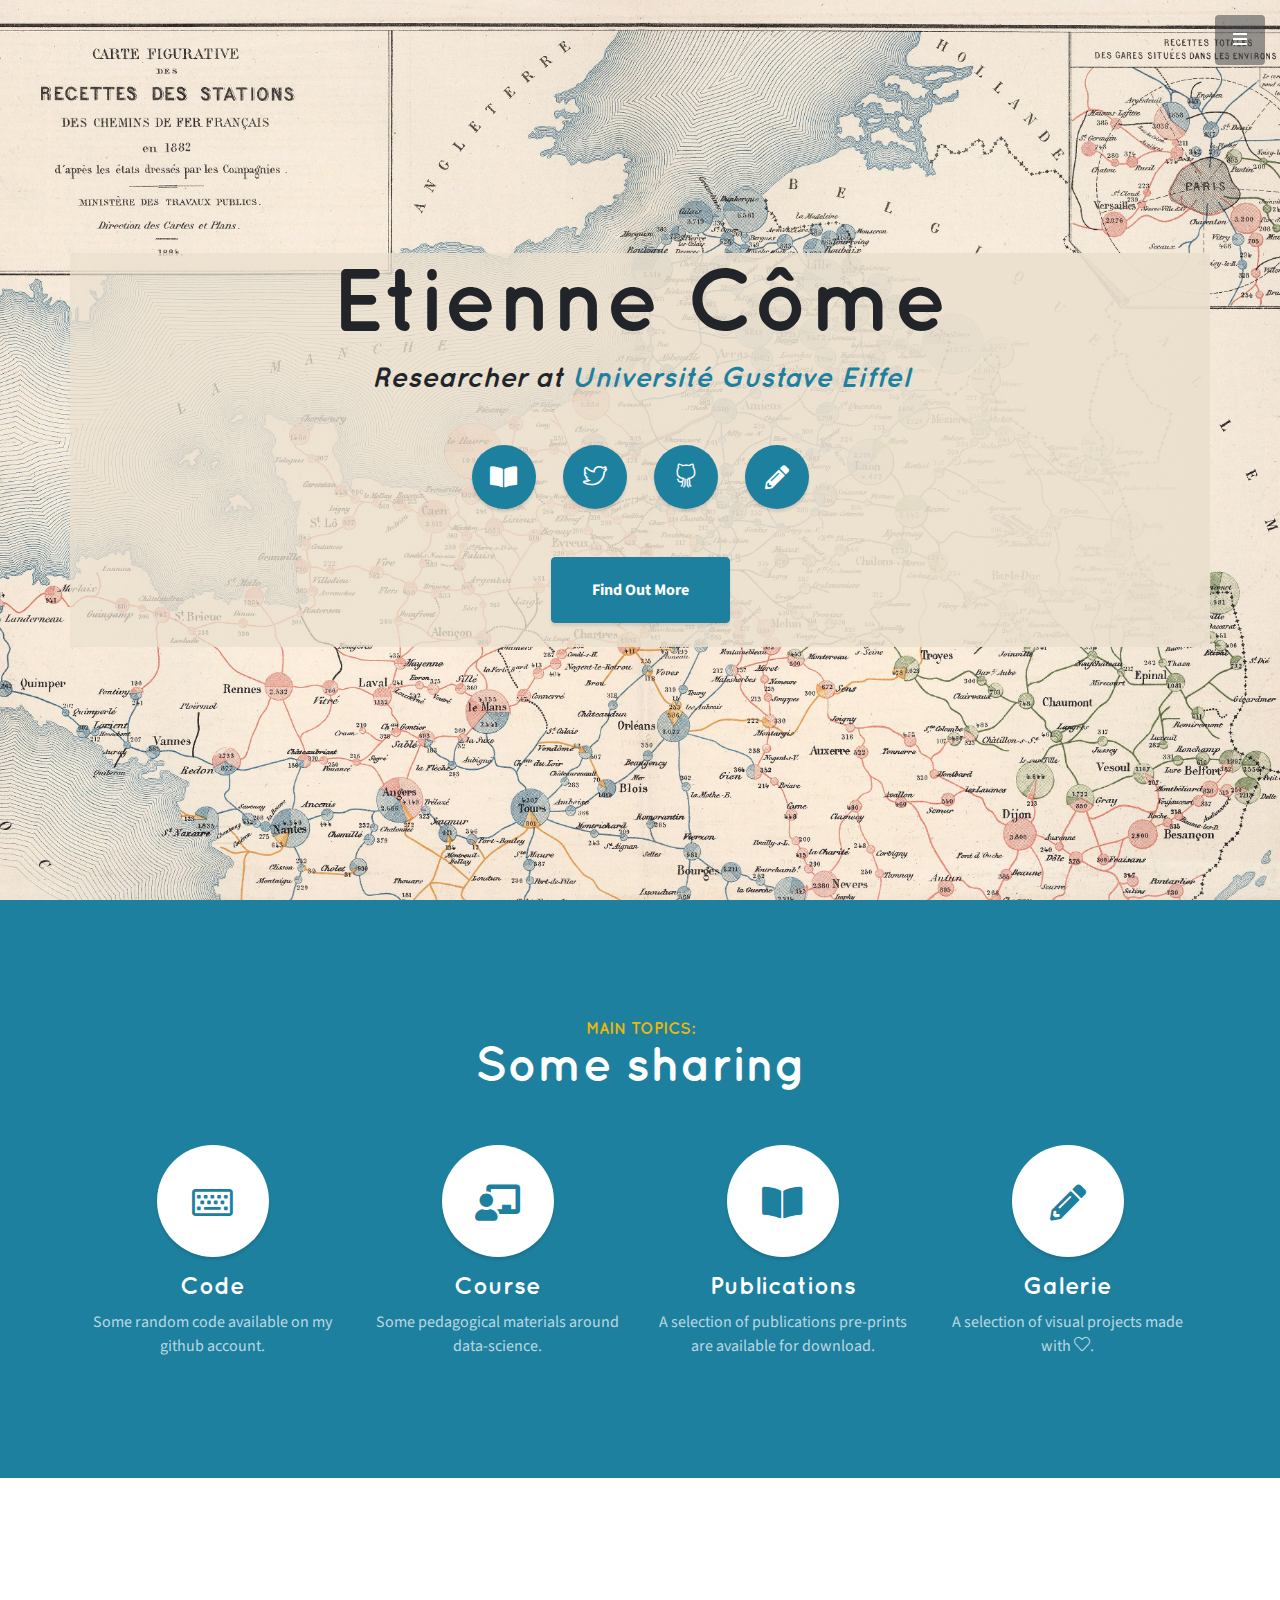
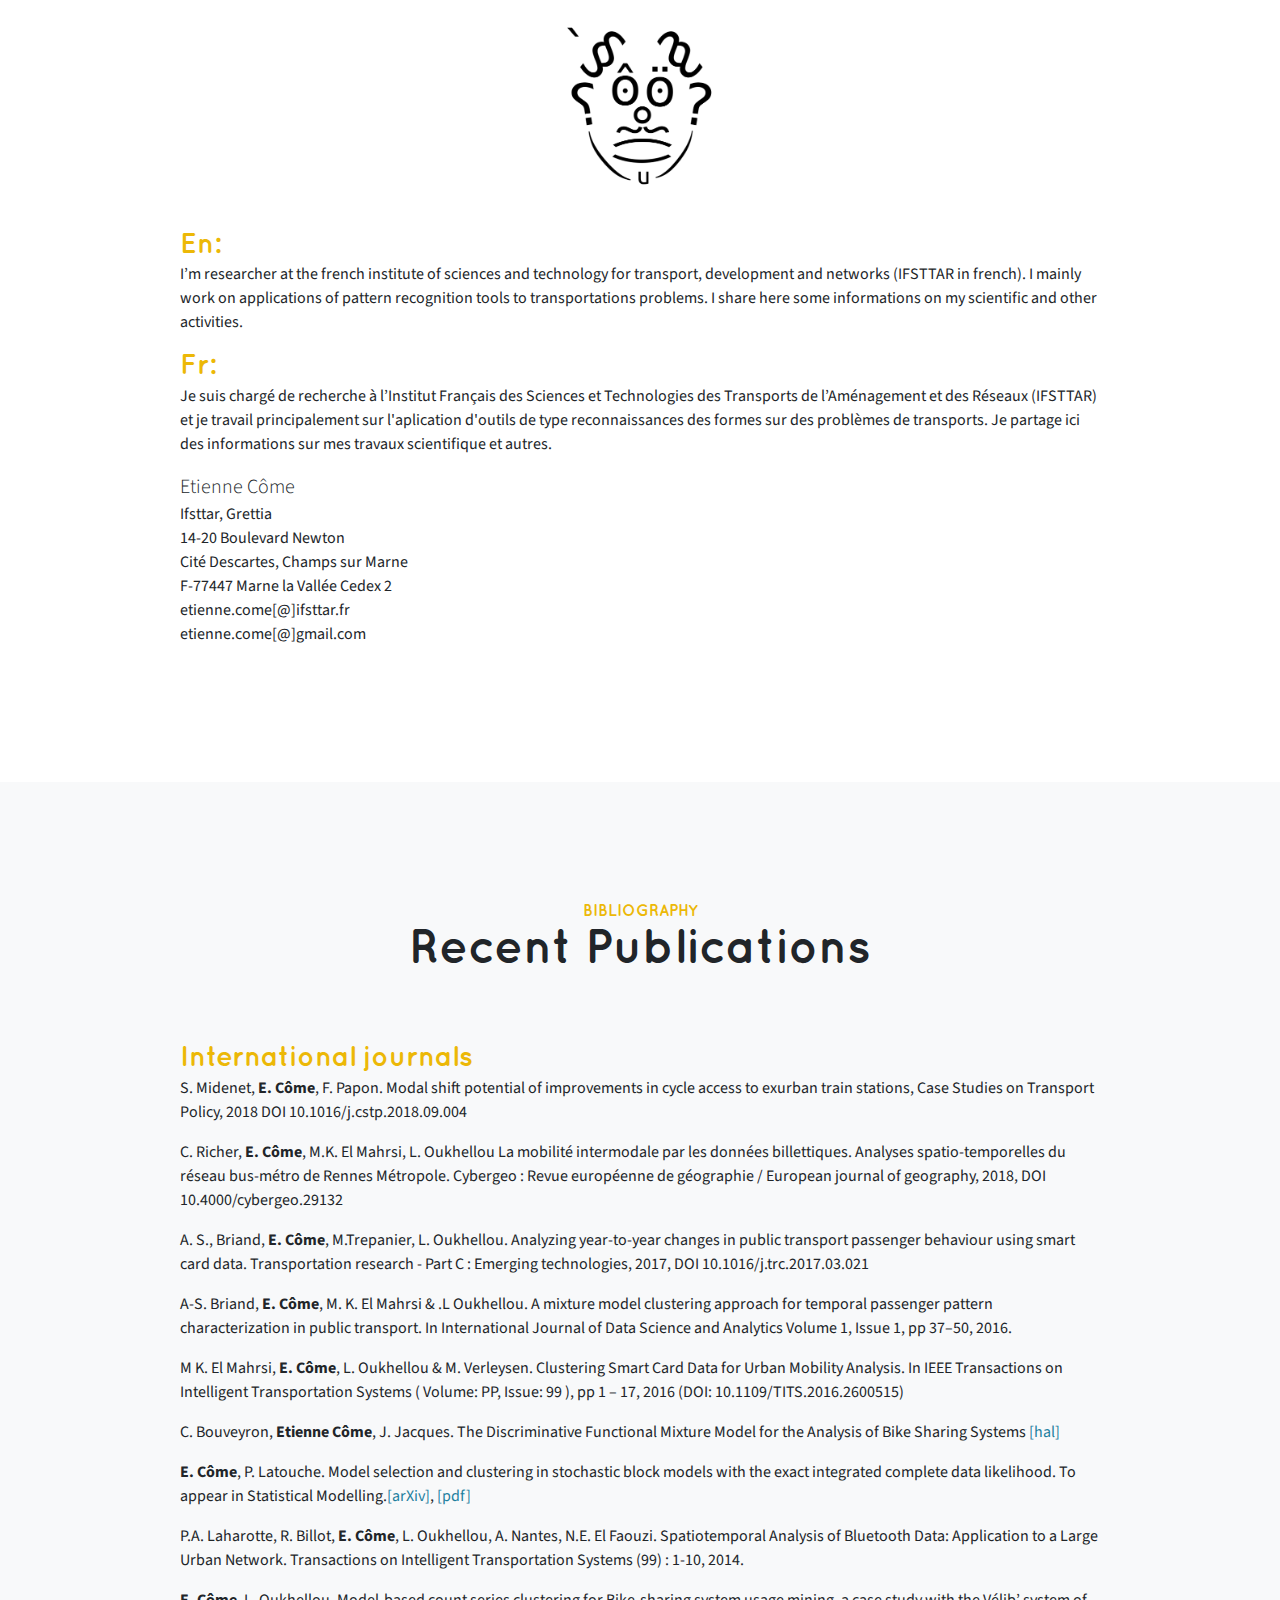
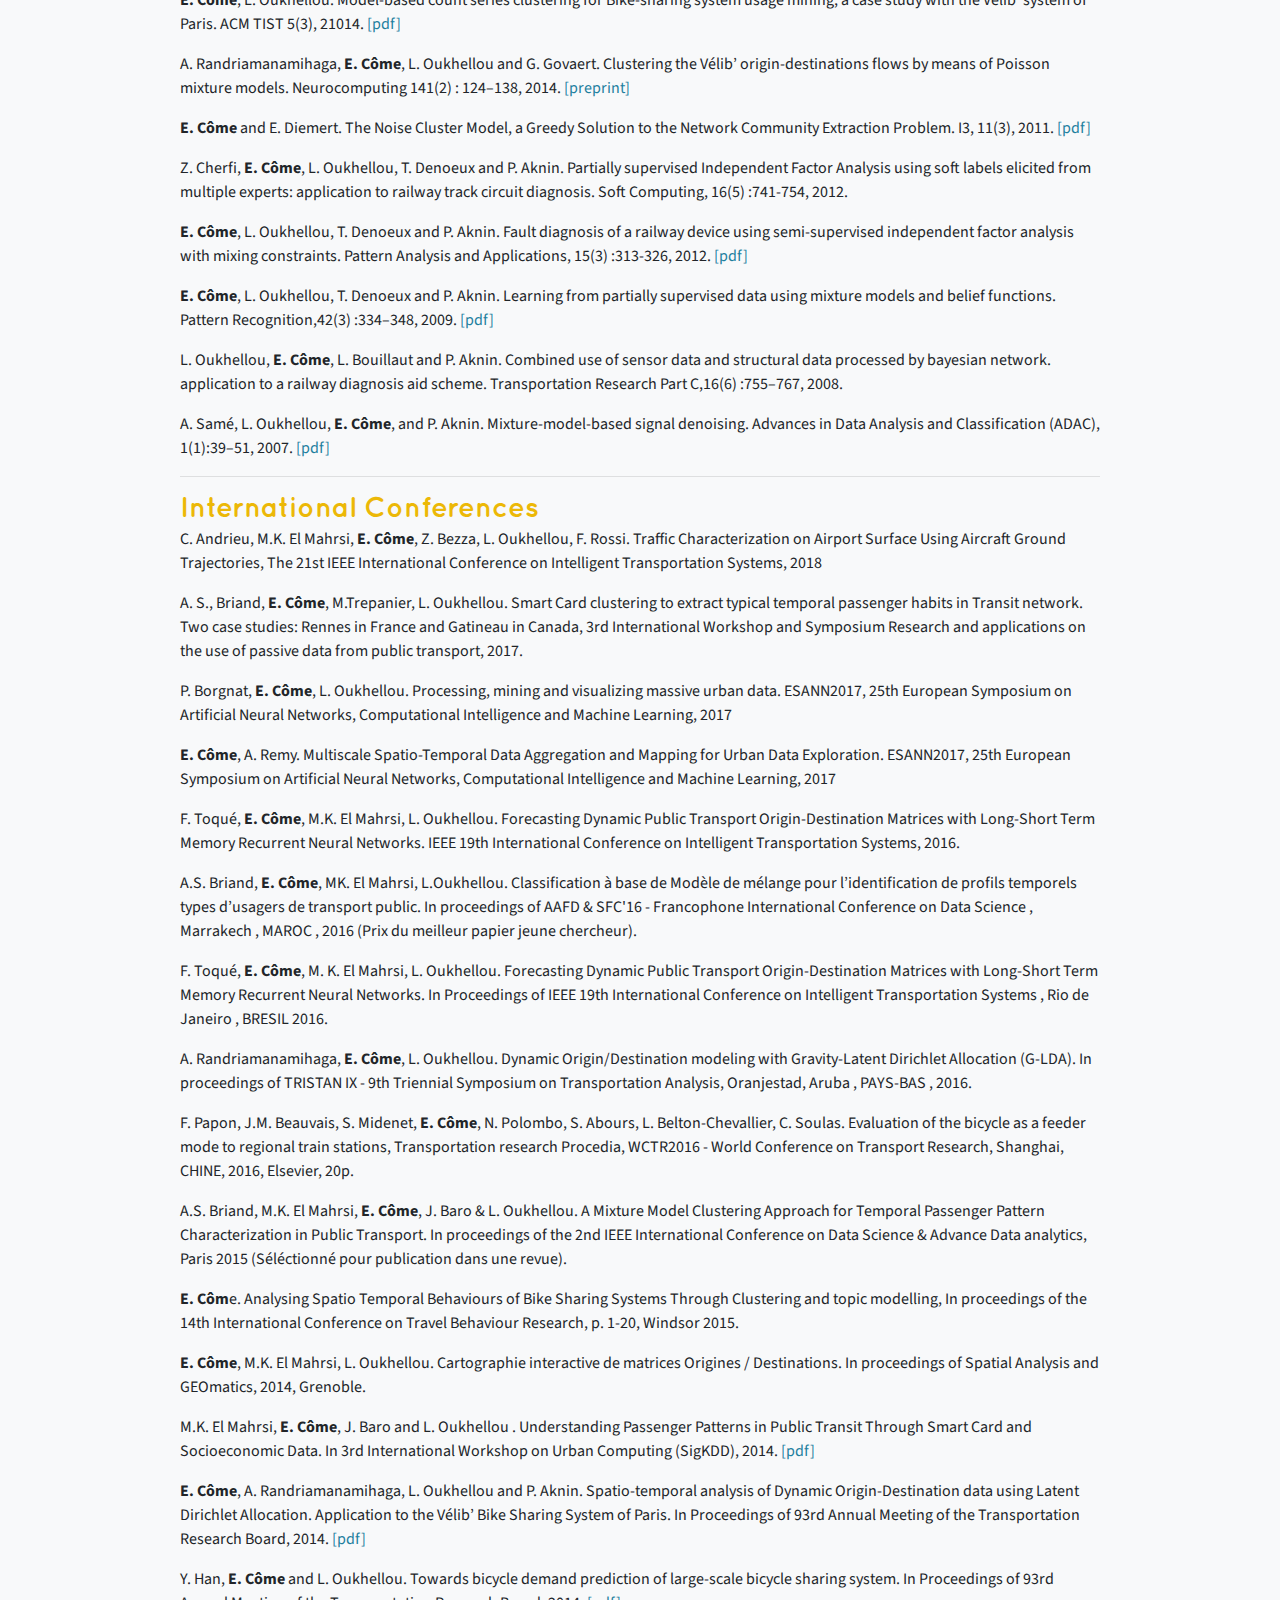
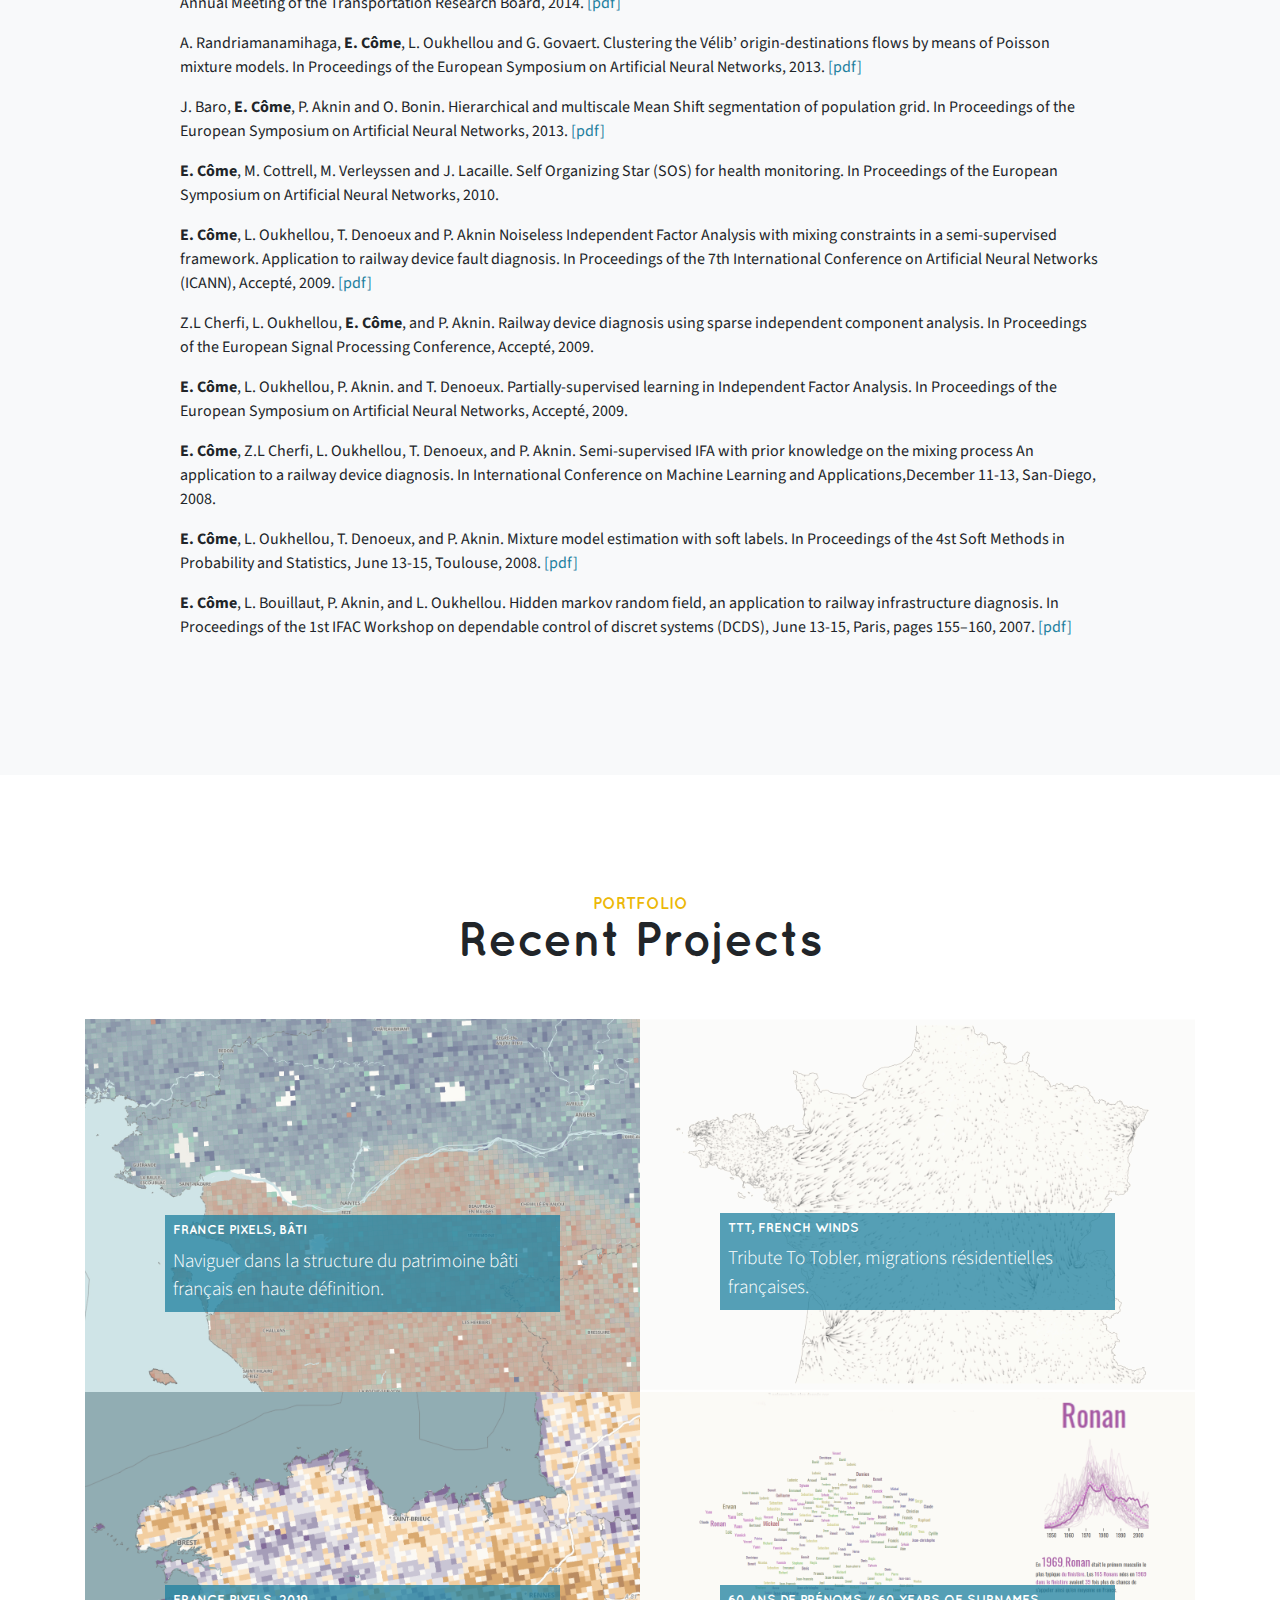
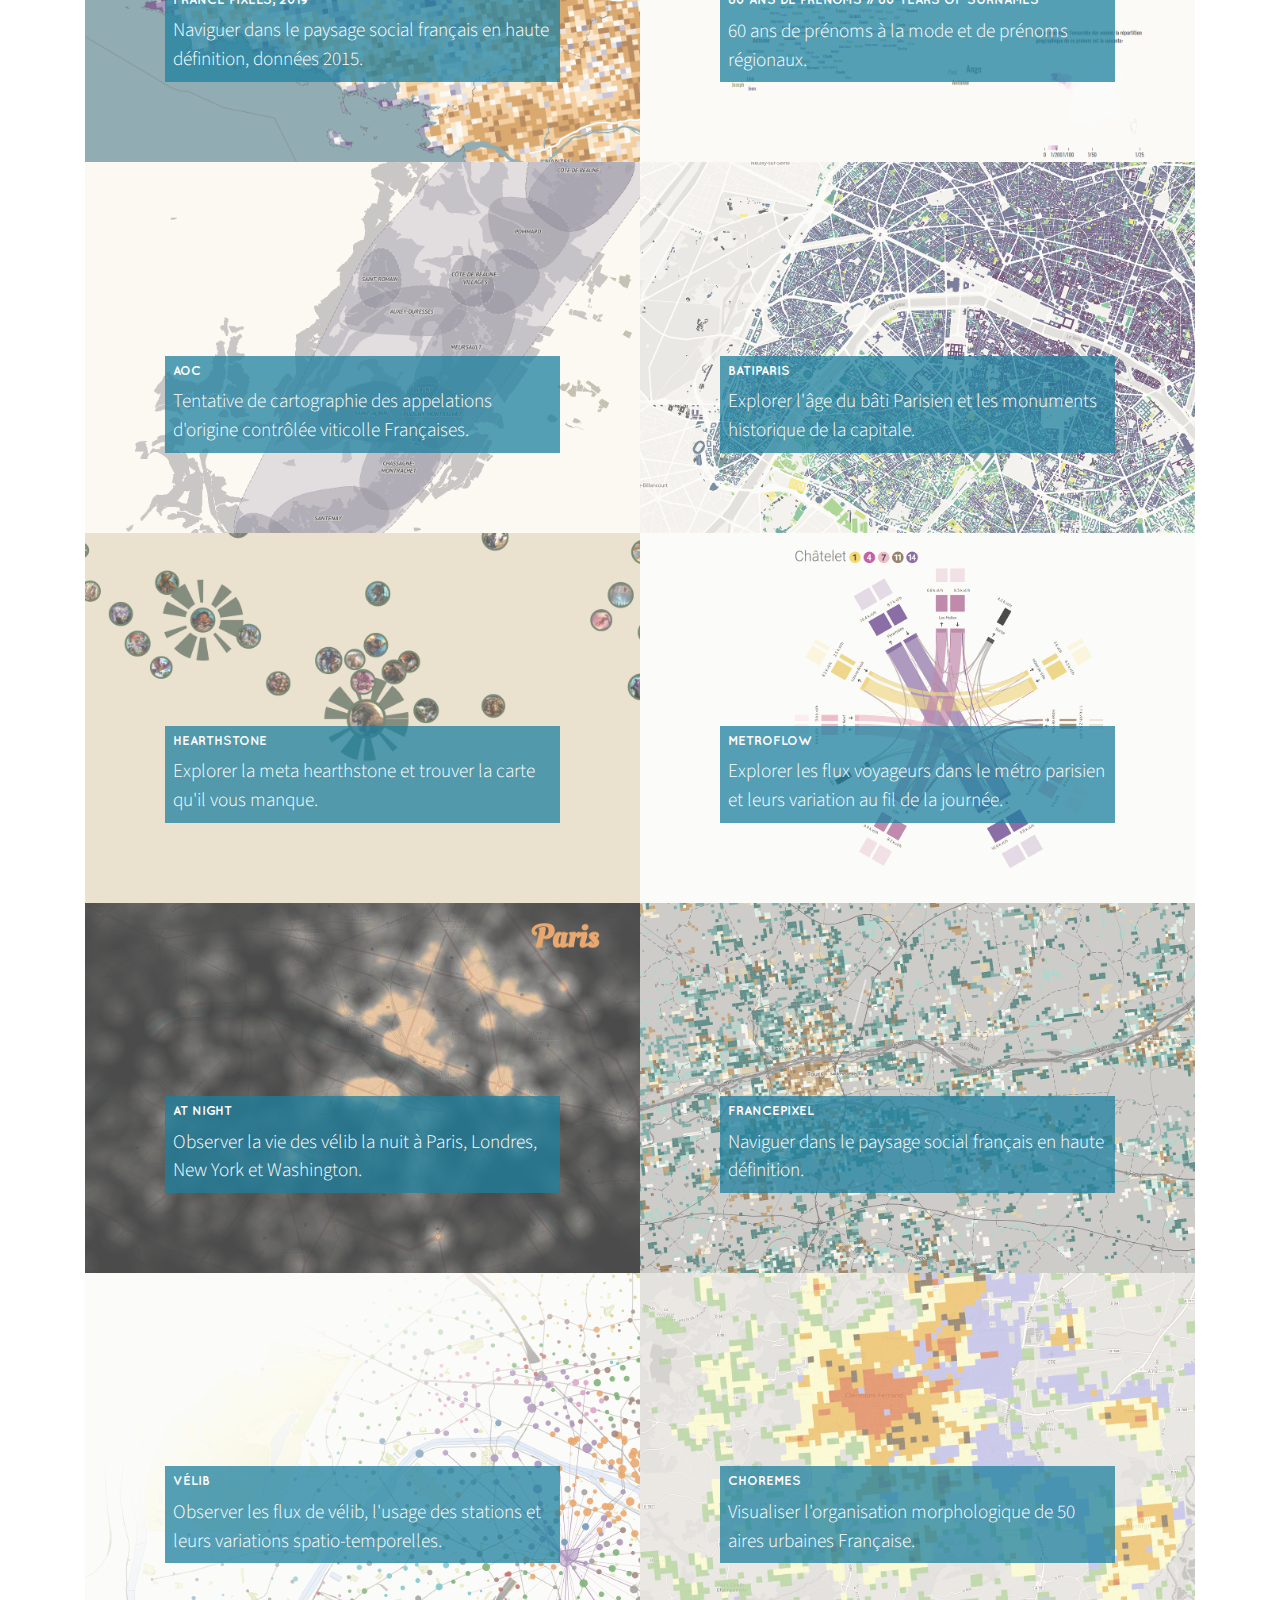
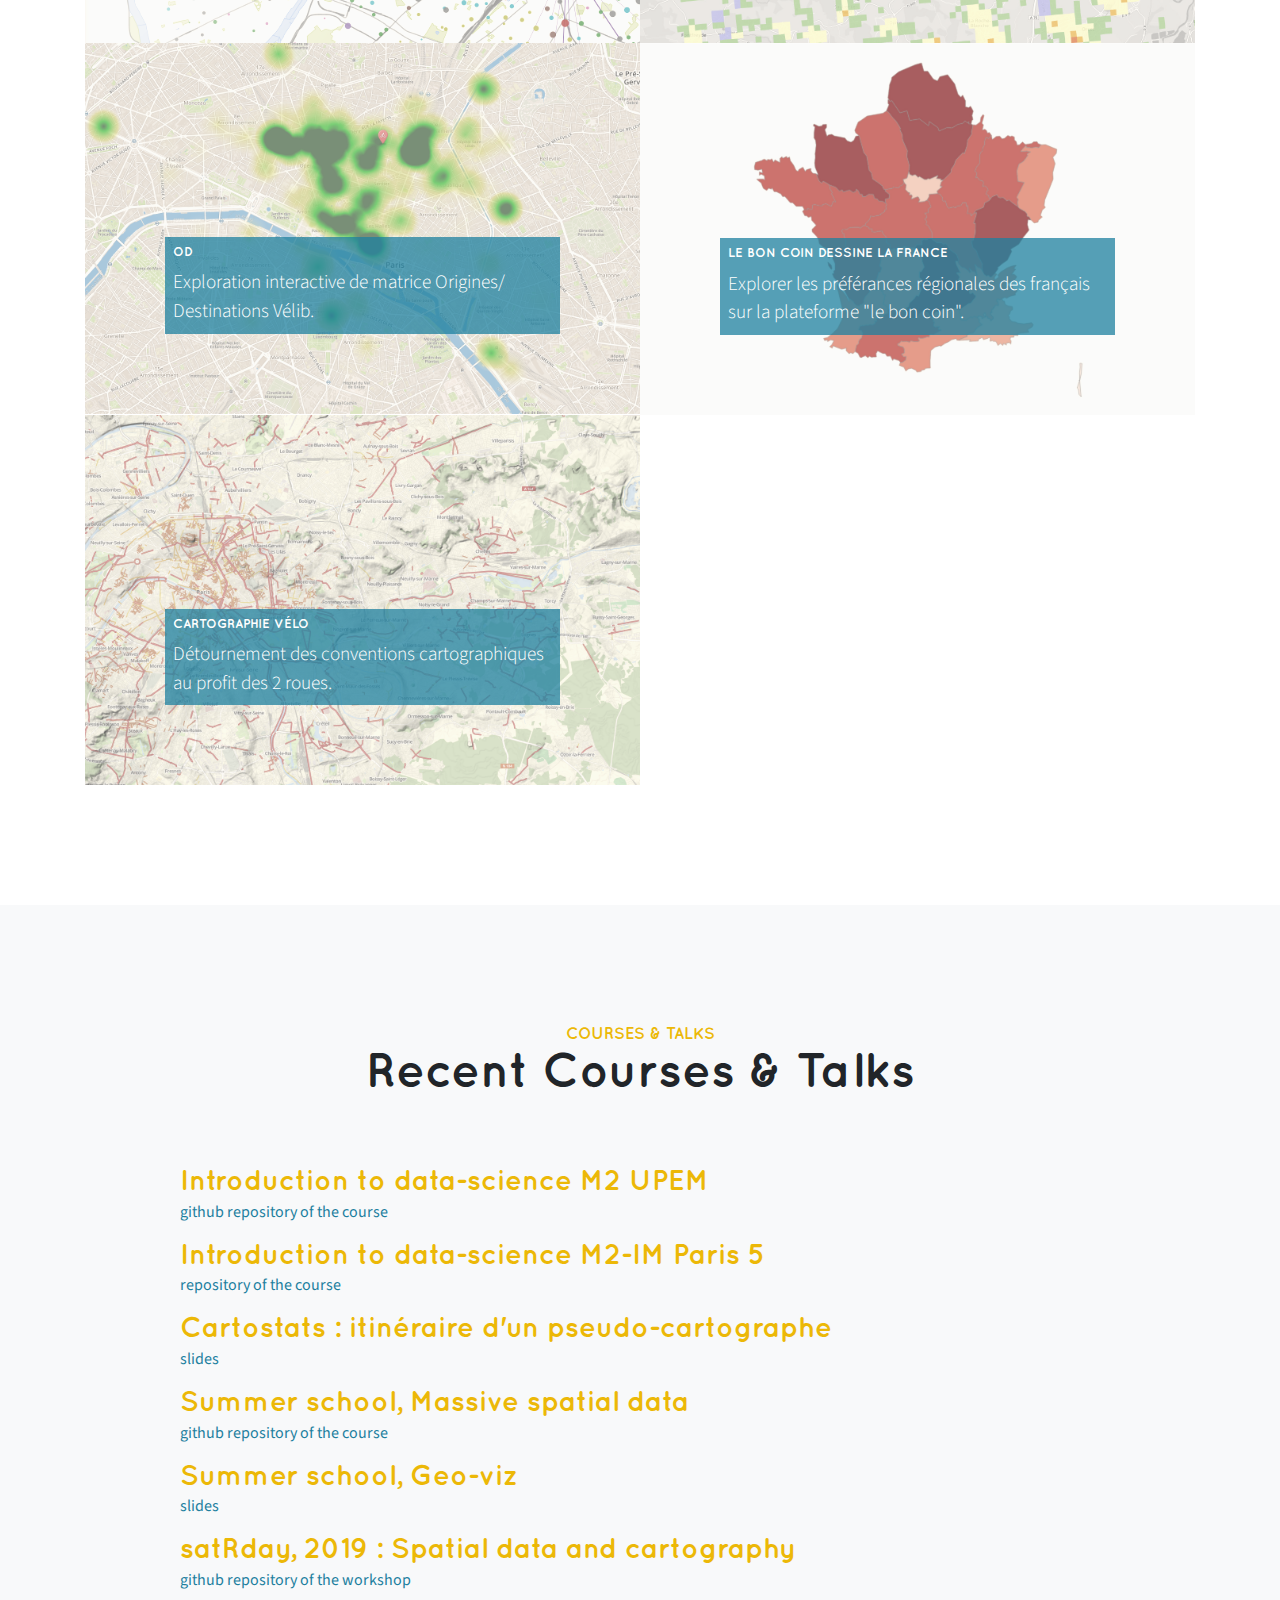
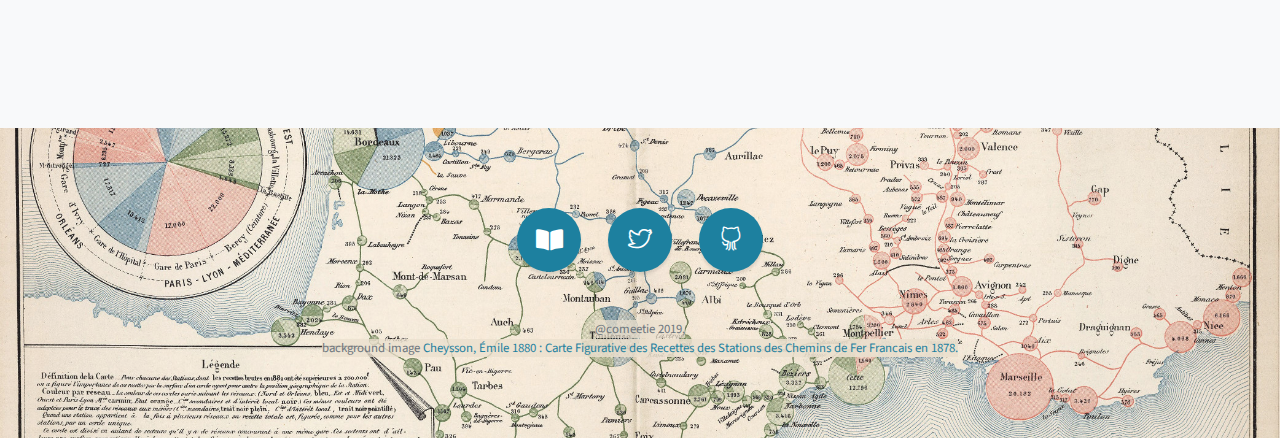
<file: index.html>
<!DOCTYPE html>
<html lang="en">

  <head>

    <meta charset="utf-8">
    <meta name="viewport" content="width=device-width, initial-scale=1, shrink-to-fit=no">
    <meta name="description" content="">
    <meta name="author" content="">

    <title>@comeetie, bienvenue chez moi :)</title>

    <!-- Bootstrap Core CSS -->
    <link href="assets/vendor/bootstrap/css/bootstrap.min.css" rel="stylesheet">

    <!-- Custom Fonts -->
    <link href="assets/vendor/fontawesome-free/css/all.min.css" rel="stylesheet" type="text/css">
    <link href="https://fonts.googleapis.com/css?family=Source+Sans+Pro:300,400,700,300italic,400italic,700italic" rel="stylesheet" type="text/css">
    <link href="assets/vendor/simple-line-icons/css/simple-line-icons.css" rel="stylesheet">

    <!-- Custom CSS -->
    <link href="assets/css/stylish-portfolio.css" rel="stylesheet">

  </head>

  <body id="page-top">

    <!-- Navigation -->
    <a class="menu-toggle rounded" href="#">
      <i class="fas fa-bars"></i>
    </a>
    <nav id="sidebar-wrapper">
      <ul class="sidebar-nav">
        <li class="sidebar-nav-item">
          <a class="js-scroll-trigger" href="#page-top">Home</a>
        </li>
        <li class="sidebar-nav-item">
          <a class="js-scroll-trigger" href="#about-splash">About</a>
        </li>
        <li class="sidebar-nav-item">
          <a class="js-scroll-trigger" href="#publications">Publications</a>
        </li>
        <li class="sidebar-nav-item">
          <a class="js-scroll-trigger" href="#portfolio">Portfolio</a>
        </li>
        <li class="sidebar-nav-item">
          <a class="js-scroll-trigger" href="#courses">Courses</a>
        </li>
        <li class="sidebar-nav-item">
          <a class="js-scroll-trigger" href="#about">Contact</a>
        </li>
      </ul>
    </nav>

    <!-- Header -->
    <header class="masthead d-flex">
      <div class="container text-center my-auto ldback" style="padding-bottom:1.5em;font-size=0.9em">
        <h1 class="mb-1" style="font-size=0.2em">Etienne Côme</h1>
        <h3 class="mb-5">
          <em>Researcher at <a href="https://www.univ-gustave-eiffel.fr/">Université Gustave Eiffel</a></em>
        </h3>
        <div class="container">
        <ul class="list-inline mb-5">
          <li class="list-inline-item">
            <a class="social-link rounded-circle text-white mr-3" href="https://scholar.google.com/citations?user=CdEMlrIAAAAJ&hl=en">
              <i class="fas fa-book-open"></i>
            </a>
          </li>
          <li class="list-inline-item">
            <a class="social-link rounded-circle text-white mr-3" href="http://www.twitter.com/comeetie">
              <i class="icon-social-twitter"></i>
            </a>
          </li>
          <li class="list-inline-item">
            <a class="social-link rounded-circle text-white mr-3" href="http://www.github.com/comeetie">
              <i class="icon-social-github"></i>
            </a>
          </li>
           <li class="list-inline-item">
            <a class="social-link rounded-circle text-white" href="#portfolio">
               <i class="fas fa-pencil-alt"></i> 
            </a>
          </li>
      
          
        </ul>
        <a class="btn btn-primary btn-xl js-scroll-trigger" href="#about-splash">Find Out More</a>
      </div>
            </div>
      <div class="overlay"></div>
    </header>



      <section class="content-section bg-primary text-white text-center" id="about-splash">
      <div class="container">
        <div class="content-section-heading">
          <h3 class="text-secondary mb-0">Main topics:</h3>
          <h2 class="mb-5">Some sharing</h2>
        </div>
        <div class="row">
          <div class="col-lg-3 col-md-6 mb-5 mb-lg-0">
            <span class="service-icon rounded-circle mx-auto mb-3">
            <a  href="http://www.github.com/comeetie">
             <i class="far fa-keyboard"></i>
            </a>
            </span>
            <h4>
              <strong>Code</strong>
            </h4>
            <p class="text-faded mb-0">Some random code available on my github account.</p>
          </div>
          <div class="col-lg-3 col-md-6 mb-5 mb-lg-0">
            <span class="service-icon rounded-circle mx-auto mb-3">
            <a  href="#courses">
              <i class="fas fa-chalkboard-teacher"></i>
            </a>
            </span>
            <h4>
              <strong>Course</strong>
            </h4>
            <p class="text-faded mb-0">Some pedagogical materials around data-science.</p>
          </div>
          <div class="col-lg-3 col-md-6 mb-5 mb-md-0">
            <span class="service-icon rounded-circle mx-auto mb-3">
           <a href="#publications" class="olink">      <i class="fas fa-book-open"></i> </a>
            </span>
            <h4>
              <strong>Publications</strong>
            </h4>
            <p class="text-faded mb-0">A selection of publications pre-prints are available for download. </p>
          </div>
          <div class="col-lg-3 col-md-6">
            <span class="service-icon rounded-circle mx-auto mb-3">
              <a href="#portfolio" class="olink">      <i class="fas fa-pencil-alt"></i> </a>
            </span>
            <h4>
              <strong>Galerie</strong>
            </h4>
            <p class="text-faded mb-0">A selection of visual projects made with   <i class="icon-heart"></i>.</p>
          </div>
        </div>
      </div>
    </section>


    <!-- About -->
    <section class="content-section" id="about">
     <div class="container">
                    <div class="row">
          <div class="col-lg-10 mx-auto">
            <div class="text-center">
                    <img src="./assets/img/portrait.png" width="22%">
                    </div>
    <p>
 <h3 class="text-secondary mb-0">En:</h3>
I’m researcher at the french institute of sciences and technology for transport, development and networks (IFSTTAR in french). I mainly work on applications of pattern recognition tools to transportations problems. I share here some informations on my scientific and other activities.
</p>
<p>
<h3 class="text-secondary mb-0">Fr:</h3>
Je suis chargé de recherche à l’Institut Français des Sciences et Technologies des Transports de l’Aménagement et des Réseaux (IFSTTAR) et je travail principalement sur l'aplication d'outils de type reconnaissances des formes sur des problèmes de transports. Je partage ici des informations sur mes travaux scientifique et autres. </p>

                 <p>
              <address>
            <span class="lead mb-5">Etienne Côme </span></br>
  Ifsttar, Grettia<br>
14-20 Boulevard Newton<br>
Cité Descartes, Champs sur Marne<br>
F-77447 Marne la Vallée Cedex 2<br>
etienne.come[@]ifsttar.fr</br>
etienne.come[@]gmail.com</br>
</address>
</p>
          </div>
        </div>
      </div>
      </section>
      
      
      
<section class="content-section bg-light" id="publications" >

  <div class="container">
            <div class="content-section-heading text-center">
          <h3 class="text-secondary mb-0">Bibliography</h3>
          <h2 class="mb-5">Recent Publications</h2>
        </div>
                    <div class="row">
          <div class="col-lg-10 mx-auto">
    <p>
 <h3 class="text-secondary mb-0"> International journals </h3>
 
<p>S. Midenet, <strong>E. Côme</strong>, F. Papon. Modal shift potential of improvements in cycle access to exurban train stations, Case Studies on Transport Policy, 2018 DOI 10.1016/j.cstp.2018.09.004</p>

<p>C. Richer, <strong>E. Côme</strong>, M.K. El Mahrsi, L. Oukhellou La mobilité intermodale par les données billettiques. Analyses spatio-temporelles du réseau bus-métro de Rennes Métropole. Cybergeo : Revue européenne de géographie / European journal of geography, 2018, DOI 10.4000/cybergeo.29132</p>

<p>A. S., Briand, <strong>E. Côme</strong>, M.Trepanier, L. Oukhellou. Analyzing year-to-year changes in public transport passenger behaviour using smart card data. Transportation research - Part C : Emerging technologies, 2017, DOI 10.1016/j.trc.2017.03.021</p>

<p>A-S. Briand, <strong>E. Côme</strong>, M. K. El Mahrsi & .L Oukhellou. A mixture model clustering approach for temporal passenger pattern characterization in public transport. In International Journal of Data Science and Analytics Volume 1, Issue 1, pp 37–50, 2016.</p>

<p>M K. El Mahrsi, <strong>E. Côme</strong>, L. Oukhellou & M. Verleysen. Clustering Smart Card Data for Urban Mobility Analysis. In IEEE Transactions on Intelligent Transportation Systems ( Volume: PP, Issue: 99 ), pp 1 – 17, 2016 (DOI: 10.1109/TITS.2016.2600515)</p>

<p>C. Bouveyron, <strong>Etienne Côme</strong>, J. Jacques. The Discriminative Functional Mixture Model for the Analysis of Bike Sharing Systems <a href="https://hal.archives-ouvertes.fr/hal-01024186">[hal]</a></p>

<p><strong>E. Côme</strong>, P. Latouche. Model selection and clustering in stochastic block models with the exact integrated complete data likelihood. To appear in Statistical Modelling.<a href="http://arxiv.org/abs/1303.2962">[arXiv]</a>, <a href="./pdfrepos/pattern2013pp.pdf">[pdf]</a></p>

<p>P.A. Laharotte,  R. Billot, <strong>E. Côme</strong>, L. Oukhellou, A. Nantes, N.E. El Faouzi. Spatiotemporal Analysis of Bluetooth Data: Application to a Large Urban Network. Transactions on Intelligent Transportation Systems (99) : 1-10, 2014. 

<p><strong>E. Côme</strong>, L. Oukhellou. Model-based count series clustering for Bike-sharing system usage mining, a case study
with the Vélib’ system of Paris. ACM TIST 5(3), 21014. <a href="./pdfrepos/velibpp.pdf">[pdf]</a>

<p>A. Randriamanamihaga, <strong>E. Côme</strong>, L. Oukhellou and G. Govaert. Clustering the Vélib’ origin-destinations flows by means of Poisson mixture models.
Neurocomputing 141(2) : 124–138, 2014.  <a href="../pdfrepos/esann2013andry.pdf">[preprint]</a>

<p><strong>E. Côme</strong> and E. Diemert. The Noise Cluster Model, a Greedy 
Solution to the Network Community Extraction Problem. I3, 11(3), 2011. <a href="./pdfrepos/RI32011v2.pdf">[pdf]</a>

<p>Z. Cherfi, <strong>E. Côme</strong>, L. Oukhellou, T. Denoeux and P. Aknin. Partially supervised Independent Factor Analysis using soft labels elicited from multiple experts: application to railway track circuit diagnosis. Soft Computing, 16(5) :741-754, 2012.

<p><strong>E. Côme</strong>, L. Oukhellou, T. Denoeux and P. Aknin. Fault diagnosis of a railway device using semi-supervised independent factor analysis with mixing constraints. Pattern Analysis and Applications, 15(3) :313-326, 2012. <a href="./pdfrepos/paa2010.pdf">[pdf]</a>

<p><strong>E. Côme</strong>, L. Oukhellou, T. Denoeux and P. Aknin. Learning from partially supervised data using mixture models and belief functions. Pattern Recognition,42(3) :334–348, 2009. <a href="./pdfrepos/prup.pdf">[pdf]</a>

<p>L. Oukhellou, <strong>E. Côme</strong>, L. Bouillaut and P. Aknin. Combined use of sensor data and structural data processed by bayesian network. application to a railway diagnosis aid scheme. Transportation Research Part C,16(6) :755–767, 2008.

<p>A. Samé, L. Oukhellou, <strong>E. Côme</strong>, and P. Aknin. Mixture-model-based signal denoising. Advances in Data Analysis and Classification (ADAC),  1(1):39–51, 2007. <a href="./pdfrepos/revision-article-adac.pdf">[pdf]</a>
<hr>

 <h3 class="text-secondary mb-0"> International Conferences</h3>

<p>C. Andrieu, M.K. El Mahrsi, <strong>E. Côme</strong>, Z. Bezza, L. Oukhellou, F. Rossi.  Traffic Characterization on Airport Surface Using Aircraft Ground Trajectories,  The 21st IEEE International Conference on Intelligent Transportation Systems, 2018</p>

<p>A. S., Briand, <strong>E. Côme</strong>, M.Trepanier, L. Oukhellou. Smart Card clustering to extract typical temporal passenger habits in Transit network. Two case studies: Rennes in France and Gatineau in Canada, 3rd International Workshop and Symposium Research and applications on the use of passive data from public transport, 2017.</p>
  
<p>P. Borgnat, <strong>E. Côme</strong>, L. Oukhellou. Processing, mining and visualizing massive urban data. ESANN2017, 25th European Symposium on Artificial Neural Networks, Computational Intelligence and Machine Learning, 2017</p>

<p><strong>E. Côme</strong>, A. Remy. Multiscale Spatio-Temporal Data Aggregation and Mapping for Urban Data Exploration. ESANN2017, 25th European Symposium on Artificial Neural Networks, Computational Intelligence and Machine Learning, 2017</p>

<p>F. Toqué, <strong>E. Côme</strong>, M.K. El Mahrsi, L. Oukhellou. Forecasting Dynamic Public Transport Origin-Destination Matrices with Long-Short Term Memory Recurrent Neural Networks. IEEE 19th International Conference on Intelligent Transportation Systems, 2016.</p>

<p>A.S. Briand, <strong>E. Côme</strong>, MK. El Mahrsi, L.Oukhellou. Classification à base de Modèle de mélange pour l’identification de profils temporels types d’usagers de transport public. In proceedings of AAFD & SFC'16 - Francophone International Conference on Data Science , Marrakech , MAROC , 2016 (Prix du meilleur papier jeune chercheur).</p>

<p>F. Toqué, <strong>E. Côme</strong>, M. K. El Mahrsi, L. Oukhellou. Forecasting Dynamic Public Transport Origin-Destination Matrices with Long-Short Term Memory Recurrent Neural Networks. In Proceedings of IEEE 19th International Conference on Intelligent Transportation Systems , Rio de Janeiro , BRESIL 2016.</p>

<p>A. Randriamanamihaga, <strong>E. Côme</strong>, L. Oukhellou. Dynamic Origin/Destination modeling with Gravity-Latent Dirichlet Allocation (G-LDA). In proceedings of TRISTAN IX - 9th Triennial Symposium on Transportation Analysis, Oranjestad, Aruba , PAYS-BAS , 2016.</p>

<p>F. Papon, J.M. Beauvais, S. Midenet, <strong>E. Côme</strong>, N. Polombo, S. Abours, L. Belton-Chevallier, C. Soulas. Evaluation of the bicycle as a feeder mode to regional train stations, Transportation research Procedia, WCTR2016 - World Conference on Transport Research, Shanghai, CHINE, 2016, Elsevier, 20p.</p>

<p>A.S. Briand, M.K. El Mahrsi, <strong>E. Côme</strong>, J. Baro & L. Oukhellou. A Mixture Model Clustering Approach for Temporal Passenger Pattern Characterization in Public Transport. In proceedings of the 2nd IEEE International Conference on Data Science & Advance Data analytics, Paris 2015 (Séléctionné pour publication dans une revue).</p>

<p><strong>E. Côm</strong>e. Analysing Spatio Temporal Behaviours of Bike Sharing Systems Through Clustering and topic modelling, In proceedings of the 14th International Conference on Travel Behaviour Research, p. 1-20, Windsor 2015.</p>


<p><strong>E. Côme</strong>, M.K. El Mahrsi, L. Oukhellou. Cartographie interactive de matrices Origines / Destinations. In proceedings of Spatial Analysis and GEOmatics, 2014, Grenoble.</p>

<p>M.K. El Mahrsi, <strong>E. Côme</strong>, J. Baro and  L. Oukhellou . Understanding Passenger Patterns in Public Transit
Through Smart Card and Socioeconomic Data. In 3rd International Workshop on Urban Computing (SigKDD), 2014. <a href="../pdfrepos/urbcomp2014.pdf">[pdf]</a>

<p><strong>E. Côme</strong>, A. Randriamanamihaga,  L. Oukhellou and P. Aknin. Spatio-temporal analysis of Dynamic Origin-Destination
data using Latent Dirichlet Allocation. Application to the Vélib’ Bike Sharing System of Paris.
In Proceedings of 93rd Annual Meeting of the Transportation Research Board, 2014. <a href="../pdfrepos/LDATRB.pdf">[pdf]</a>

<p>Y. Han, <strong>E. Côme</strong> and L. Oukhellou. Towards bicycle demand prediction of large-scale bicycle
sharing system. In Proceedings of 93rd Annual Meeting of the Transportation Research Board, 2014. <a href="../pdfrepos/TRBYUFEI.pdf">[pdf]</a>

<p>A. Randriamanamihaga, <strong>E. Côme</strong>, L. Oukhellou and G. Govaert. Clustering the Vélib’ origin-destinations flows by means of Poisson mixture models.
In Proceedings of the European Symposium on Artificial Neural Networks, 2013. <a href="../pdfrepos/esann2013andry.pdf">[pdf]</a>

<p>J. Baro, <strong>E. Côme</strong>, P. Aknin and O. Bonin. Hierarchical and multiscale Mean Shift segmentation of population grid. In Proceedings of the European Symposium on Artificial Neural Networks, 2013. <a href="esann2013johanna.pdf">[pdf]</a>

<p><strong>E. Côme</strong>, M. Cottrell, M. Verleyssen and J. Lacaille. Self Organizing Star (SOS) for health monitoring.
In Proceedings of the European Symposium on Artificial Neural Networks, 2010.

<p><strong>E. Côme</strong>, L. Oukhellou, T. Denoeux and P. Aknin Noiseless Independent Factor Analysis with mixing constraints in a semi-supervised framework. Application to railway device fault diagnosis. In Proceedings of the 7th International Conference on Artificial Neural Networks (ICANN), Accepté, 2009. <a href="icann3.pdf">[pdf]</a>

<p>Z.L Cherfi, L. Oukhellou, <strong>E. Côme</strong>, and P. Aknin. Railway device diagnosis using sparse independent component analysis. In Proceedings of the European Signal Processing Conference, Accepté, 2009.

<p><strong>E. Côme</strong>, L. Oukhellou, P. Aknin. and T. Denoeux. Partially-supervised learning in Independent Factor Analysis. In Proceedings of the European Symposium on Artificial Neural Networks, Accepté, 2009.

<p><strong>E. Côme</strong>, Z.L Cherfi, L. Oukhellou, T. Denoeux, and P. Aknin. Semi-supervised IFA with prior knowledge on the mixing process An application to a railway device diagnosis. In International Conference on Machine Learning and Applications,December 11-13, San-Diego, 2008.

<p><strong>E. Côme</strong>, L. Oukhellou, T. Denoeux, and P. Aknin. Mixture model estimation with soft labels. In Proceedings of the 4st Soft Methods in Probability and Statistics, June 13-15, Toulouse, 2008. <a href="./pdfrepos/smps2008v2.pdf">[pdf]</a>

<p><strong>E. Côme</strong>, L. Bouillaut, P. Aknin, and L. Oukhellou. Hidden markov random field, an application to railway infrastructure diagnosis. In Proceedings of the 1st IFAC Workshop on dependable control of discret systems (DCDS), June 13-15, Paris, pages 155–160, 2007. <a href="./pdfrepos/dcds2.pdf">[pdf]</a>

      </div></div></div>
      
    </section>



    <!-- Portfolio -->
    <section class="content-section" id="portfolio">
      <div class="container">
        <div class="content-section-heading text-center">
          <h3 class="text-secondary mb-0">Portfolio</h3>
          <h2 class="mb-5">Recent Projects</h2>
        </div>
        <div class="row no-gutters">
        <div class="col-lg-6">
            <a class="portfolio-item" href="./galerie/francepixelsbati/">
              <span class="caption">
                <span class="caption-content">
                  <h2>France pixels, bâti</h2>
                  <p class="mb-0">Naviguer dans la structure du patrimoine bâti français en haute définition.</p>
                </span>
              </span>
              <img class="img-fluid" src="assets/img/bati_lg.jpg" alt="">
            </a>
        </div>
        
        <div class="col-lg-6">
            <a class="portfolio-item" href="./galerie/wind/">
              <span class="caption">
                <span class="caption-content">
                  <h2>TTT, French Winds</h2>
                  <p class="mb-0">Tribute To Tobler, migrations résidentielles françaises.</p>
                </span>
              </span>
              <img class="img-fluid" src="assets/img/wind_lg.png" alt="">
            </a>
        </div>
        
        <div class="col-lg-6">
            <a class="portfolio-item" href="./galerie/francepixels2019/">
              <span class="caption">
                <span class="caption-content">
                  <h2>France pixels, 2019</h2>
                  <p class="mb-0">Naviguer dans le paysage social français en haute définition, données 2015.</p>
                </span>
              </span>
              <img class="img-fluid" src="assets/img/fp2019.png" alt="">
            </a>
          </div>
        
        <div class="col-lg-6">
            <a class="portfolio-item" href="./galerie/60ansdeprenoms/">
              <span class="caption">
                <span class="caption-content">
                  <h2>60 ans de prénoms // 60 years of surnames</h2>
                  <p class="mb-0">60 ans de prénoms à la mode et de prénoms régionaux.</p>
                </span>
              </span>
              <img class="img-fluid" src="assets/img/prenoms.png" alt="">
            </a>
          </div>
        <div class="col-lg-6">
            <a class="portfolio-item" href="./galerie/aoc/">
              <span class="caption">
                <span class="caption-content">
                  <h2>AOC</h2>
                  <p class="mb-0">Tentative de cartographie des appelations d'origine contrôlée viticolle Françaises.</p>
                </span>
              </span>
              <img class="img-fluid" src="assets/img/aoc.png" alt="">
            </a>
          </div>
        
          <div class="col-lg-6">
            <a class="portfolio-item" href="./galerie/BatiParis">
              <span class="caption">
                <span class="caption-content">
                  <h2>BatiParis</h2>
                  <p class="mb-0">Explorer l'âge du bâti Parisien et les monuments historique de la capitale.</p>
                </span>
              </span>
              <img class="img-fluid" src="assets/img/batiparis.png" alt="">
            </a>
          </div>
          <div class="col-lg-6">
            <a class="portfolio-item" href="./galerie/hearthstone">
              <span class="caption">
                <span class="caption-content">
                  <h2>Hearthstone</h2>
                  <p class="mb-0">Explorer la meta hearthstone et trouver la carte qu'il vous manque.</p>
                </span>
              </span>
              <img class="img-fluid" src="assets/img/heartstone.png" alt="">
            </a>
          </div>
          <div class="col-lg-6">
            <a class="portfolio-item" href="./galerie/sankeystif/">
              <span class="caption">
                <span class="caption-content">
                  <h2>MetroFlow</h2>
                  <p class="mb-0">Explorer les flux voyageurs dans le métro parisien et leurs variation au fil de la journée.</p>
                </span>
              </span>
              <img class="img-fluid" src="assets/img/metro.png" alt="">
            </a>
          </div>
          <div class="col-lg-6">
            <a class="portfolio-item" href="./galerie/atNight/">
              <span class="caption">
                <span class="caption-content">
                  <h2>At night</h2>
                  <p class="mb-0">Observer la vie des vélib la nuit à Paris, Londres, New York et Washington.</p>
                </span>
              </span>
              <img class="img-fluid" src="assets/img/atnight.png" alt="">
            </a>
          </div>
          <div class="col-lg-6">
            <a class="portfolio-item" href="./galerie/francepixels/">
              <span class="caption">
                <span class="caption-content">
                  <h2>Francepixel</h2>
                  <p class="mb-0">Naviguer dans le paysage social français en haute définition.</p>
                </span>
              </span>
              <img class="img-fluid" src="assets/img/francepixel.png" alt="">
            </a>
          </div>
          <div class="col-lg-6">
            <a class="portfolio-item" href="./galerie/velib/">
              <span class="caption">
                <span class="caption-content">
                  <h2>Vélib</h2>
                  <p class="mb-0">Observer les flux de vélib, l'usage des stations et leurs variations spatio-temporelles.</p>
                </span>
              </span>
              <img class="img-fluid" src="assets/img/velib.png" alt="">
            </a>
          </div>


                  <div class="col-lg-6">
            <a class="portfolio-item" href="./galerie/choremes/">
              <span class="caption">
                <span class="caption-content">
                  <h2>CHOREMES</h2>
                  <p class="mb-0">Visualiser l'organisation morphologique de 50 aires urbaines Française.</p>
                </span>
              </span>
              <img class="img-fluid" src="assets/img/choremes.jpg" alt="">
            </a>
          </div>
                  <div class="col-lg-6">
            <a class="portfolio-item" href="./galerie/odn/">
              <span class="caption">
                <span class="caption-content">
                  <h2>OD</h2>
                  <p class="mb-0">Exploration interactive de matrice Origines/ Destinations Vélib.</p>
                </span>
              </span>
              <img class="img-fluid" src="assets/img/od.png" alt="">
            </a>
          </div>
          
          <div class="col-lg-6">
            <a class="portfolio-item" href="./galerie/leboncoin/">
              <span class="caption">
                <span class="caption-content">
                  <h2>Le bon coin dessine la france</h2>
                  <p class="mb-0">Explorer les préférances régionales des français sur la plateforme "le bon coin".</p>
                </span>
              </span>
              <img class="img-fluid" src="assets/img/leboncoin.png" alt="">
            </a>
          </div>
          
         <div class="col-lg-6">
            <a class="portfolio-item" href="./galerie/carteveloidf/">
              <span class="caption">
                <span class="caption-content">
                  <h2>Cartographie vélo</h2>
                  <p class="mb-0">Détournement des conventions cartographiques au profit des 2 roues.</p>
                </span>
              </span>
              <img class="img-fluid" src="assets/img/cartevelo.png" alt="">
            </a>
          </div>
          
        </div>
      </div>
    </section>

<section class="content-section bg-light" id="courses" >

  <div class="container">
            <div class="content-section-heading text-center">
          <h3 class="text-secondary mb-0">Courses & Talks</h3>
          <h2 class="mb-5">Recent Courses & Talks</h2>
        </div>
                    <div class="row">
          <div class="col-lg-10 mx-auto">
    <p>
      
      <p>
 <h3 class="text-secondary mb-0"> Introduction to data-science M2 UPEM</h3>
 <a href="https://github.com/comeetie/dsp5"> github repository of the course </a>
 </p>
 <p>
 <h3 class="text-secondary mb-0"> Introduction to data-science M2-IM Paris 5</h3>
 <a href="./cours/m2mlv"> repository of the course </a> 
 </p>
   <h3 class="text-secondary mb-0">Cartostats : itinéraire d'un pseudo-cartographe</h3>
 <a href="http://www.comeetie.fr/partage/cartostats/"> slides</a>
  </p>
 <p>
  <p>
  <h3 class="text-secondary mb-0">Summer school, Massive spatial data</h3>
 <a href="https://github.com/DynamiteStaff/R-workshops/tree/master/ML"> github repository of the course </a>
 </p>
 <p>
  <h3 class="text-secondary mb-0">Summer school, Geo-viz</h3>
 <a href="./partage/geoviz"> slides </a>
</p>
 <p>
  <h3 class="text-secondary mb-0">satRday, 2019 :  Spatial data and cartography</h3>
 <a href="https://github.com/comeetie/satRday"> github repository of the workshop</a>
</p>
    <!-- Footer -->

      </div></div></div>
      
    </section>



    <footer class="footer text-center callout">
    
    
      <div class="container text-center">
        <ul class="list-inline mb-5">
          <li class="list-inline-item">
            <a class="social-link rounded-circle text-white mr-3" href="https://scholar.google.com/citations?user=CdEMlrIAAAAJ&hl=en">
              <i class="fas fa-book-open"></i>
            </a>
          </li>
          <li class="list-inline-item">
            <a class="social-link rounded-circle text-white mr-3" href="http://www.twitter.com/comeetie">
              <i class="icon-social-twitter"></i>
            </a>
          </li>
          <li class="list-inline-item">
            <a class="social-link rounded-circle text-white" href="http://www.github.com/comeetie">
              <i class="icon-social-github"></i>
            </a>
          </li>
        </ul>
        <p class="text-muted small mb-0"><span class=" ldback">@comeetie 2019, </br>background image <a href="https://www.davidrumsey.com/luna/servlet/detail/RUMSEY~8~1~309003~90078934:Carte-Figurative-des-Recettes-des-S?sort=Pub_List_No_InitialSort%2CPub_Date%2CPub_List_No%2CSeries_No"> Cheysson, Émile 1880 : Carte Figurative des Recettes des Stations des Chemins de Fer Francais en 1878.</a></span></p>
      </div>
    </footer>

    <!-- Scroll to Top Button-->
    <a class="scroll-to-top rounded js-scroll-trigger" href="#page-top">
      <i class="fas fa-angle-up"></i>
    </a>

    <!-- Bootstrap core JavaScript -->
    <script src="assets/vendor/jquery/jquery.min.js"></script>
    <script src="assets/vendor/bootstrap/js/bootstrap.bundle.min.js"></script>

    <!-- Plugin JavaScript -->
    <script src="assets/vendor/jquery-easing/jquery.easing.min.js"></script>

    <!-- Custom scripts for this template -->
    <script src="assets/js/stylish-portfolio.min.js"></script>

  </body>

</html>
</file>
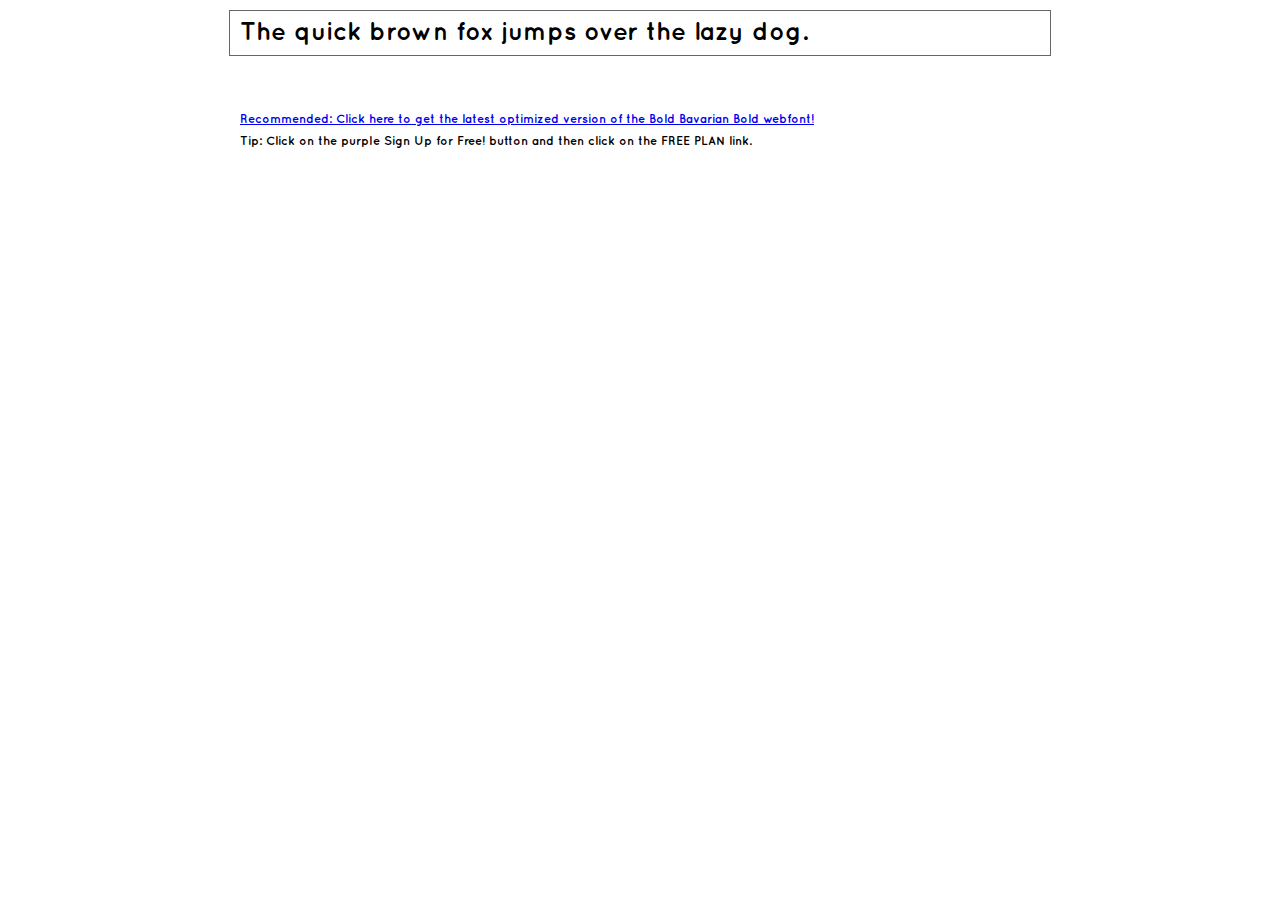
<file: assets/fonts/demo.html>
<!DOCTYPE html PUBLIC "-//W3C//DTD XHTML 1.0 Transitional//EN" "http://www.w3.org/TR/xhtml1/DTD/xhtml1-transitional.dtd">
<html xmlns="http://www.w3.org/1999/xhtml">
<head>
	<meta http-equiv="Content-Type" content="text/html; charset=utf-8" />
	<title>@font-face Demo</title>
	<link rel="stylesheet" href="fonts.css" type="text/css" charset="utf-8" />
	<style type="text/css">
	body {
		background-color:white;
		font-family:Verdana,Tahoma,Arial,Sans-Serif;
		color:black;
		font-size:12px;
	}

	.demo
	{
		font-family:'Conv_Quicksand_Bold',Sans-Serif;
		width:800px;
		margin:10px auto;
		text-align:left;
		border:1px solid #666;
		padding:10px;
	}

	.hint
	{
		font-family:'Conv_Quicksand_Bold',Sans-Serif;
		width:800px;
		margin:10px auto;
		text-align:left;
		border:1px;
		padding:10px;
	}
	</style>
</head>
<body>
	<div class="demo" style="font-size:25px">
		The quick brown fox jumps over the lazy dog.
	</div>


	<br>
	<br>
	<div class="hint">
		<a href="http://www.fonts.com/font/wiescher-design/bold-bavarian/bold/web-font?SiteId=64">Recommended: Click here to get the latest optimized version of the Bold Bavarian Bold webfont!</a><br /><br />
		Tip: Click on the purple <strong>Sign Up for Free!</strong> button and then click on the <strong>FREE PLAN</strong> link.
	</div>
</body>
</html>
</file>
<file: assets/vendor/simple-line-icons/css/simple-line-icons.css>
@font-face {
  font-family: 'simple-line-icons';
  src: url('../fonts/Simple-Line-Icons.eot?v=2.4.0');
  src: url('../fonts/Simple-Line-Icons.eot?v=2.4.0#iefix') format('embedded-opentype'), url('../fonts/Simple-Line-Icons.woff2?v=2.4.0') format('woff2'), url('../fonts/Simple-Line-Icons.ttf?v=2.4.0') format('truetype'), url('../fonts/Simple-Line-Icons.woff?v=2.4.0') format('woff'), url('../fonts/Simple-Line-Icons.svg?v=2.4.0#simple-line-icons') format('svg');
  font-weight: normal;
  font-style: normal;
}
/*
 Use the following CSS code if you want to have a class per icon.
 Instead of a list of all class selectors, you can use the generic [class*="icon-"] selector, but it's slower:
*/
.icon-user,
.icon-people,
.icon-user-female,
.icon-user-follow,
.icon-user-following,
.icon-user-unfollow,
.icon-login,
.icon-logout,
.icon-emotsmile,
.icon-phone,
.icon-call-end,
.icon-call-in,
.icon-call-out,
.icon-map,
.icon-location-pin,
.icon-direction,
.icon-directions,
.icon-compass,
.icon-layers,
.icon-menu,
.icon-list,
.icon-options-vertical,
.icon-options,
.icon-arrow-down,
.icon-arrow-left,
.icon-arrow-right,
.icon-arrow-up,
.icon-arrow-up-circle,
.icon-arrow-left-circle,
.icon-arrow-right-circle,
.icon-arrow-down-circle,
.icon-check,
.icon-clock,
.icon-plus,
.icon-minus,
.icon-close,
.icon-event,
.icon-exclamation,
.icon-organization,
.icon-trophy,
.icon-screen-smartphone,
.icon-screen-desktop,
.icon-plane,
.icon-notebook,
.icon-mustache,
.icon-mouse,
.icon-magnet,
.icon-energy,
.icon-disc,
.icon-cursor,
.icon-cursor-move,
.icon-crop,
.icon-chemistry,
.icon-speedometer,
.icon-shield,
.icon-screen-tablet,
.icon-magic-wand,
.icon-hourglass,
.icon-graduation,
.icon-ghost,
.icon-game-controller,
.icon-fire,
.icon-eyeglass,
.icon-envelope-open,
.icon-envelope-letter,
.icon-bell,
.icon-badge,
.icon-anchor,
.icon-wallet,
.icon-vector,
.icon-speech,
.icon-puzzle,
.icon-printer,
.icon-present,
.icon-playlist,
.icon-pin,
.icon-picture,
.icon-handbag,
.icon-globe-alt,
.icon-globe,
.icon-folder-alt,
.icon-folder,
.icon-film,
.icon-feed,
.icon-drop,
.icon-drawer,
.icon-docs,
.icon-doc,
.icon-diamond,
.icon-cup,
.icon-calculator,
.icon-bubbles,
.icon-briefcase,
.icon-book-open,
.icon-basket-loaded,
.icon-basket,
.icon-bag,
.icon-action-undo,
.icon-action-redo,
.icon-wrench,
.icon-umbrella,
.icon-trash,
.icon-tag,
.icon-support,
.icon-frame,
.icon-size-fullscreen,
.icon-size-actual,
.icon-shuffle,
.icon-share-alt,
.icon-share,
.icon-rocket,
.icon-question,
.icon-pie-chart,
.icon-pencil,
.icon-note,
.icon-loop,
.icon-home,
.icon-grid,
.icon-graph,
.icon-microphone,
.icon-music-tone-alt,
.icon-music-tone,
.icon-earphones-alt,
.icon-earphones,
.icon-equalizer,
.icon-like,
.icon-dislike,
.icon-control-start,
.icon-control-rewind,
.icon-control-play,
.icon-control-pause,
.icon-control-forward,
.icon-control-end,
.icon-volume-1,
.icon-volume-2,
.icon-volume-off,
.icon-calendar,
.icon-bulb,
.icon-chart,
.icon-ban,
.icon-bubble,
.icon-camrecorder,
.icon-camera,
.icon-cloud-download,
.icon-cloud-upload,
.icon-envelope,
.icon-eye,
.icon-flag,
.icon-heart,
.icon-info,
.icon-key,
.icon-link,
.icon-lock,
.icon-lock-open,
.icon-magnifier,
.icon-magnifier-add,
.icon-magnifier-remove,
.icon-paper-clip,
.icon-paper-plane,
.icon-power,
.icon-refresh,
.icon-reload,
.icon-settings,
.icon-star,
.icon-symbol-female,
.icon-symbol-male,
.icon-target,
.icon-credit-card,
.icon-paypal,
.icon-social-tumblr,
.icon-social-twitter,
.icon-social-facebook,
.icon-social-instagram,
.icon-social-linkedin,
.icon-social-pinterest,
.icon-social-github,
.icon-social-google,
.icon-social-reddit,
.icon-social-skype,
.icon-social-dribbble,
.icon-social-behance,
.icon-social-foursqare,
.icon-social-soundcloud,
.icon-social-spotify,
.icon-social-stumbleupon,
.icon-social-youtube,
.icon-social-dropbox,
.icon-social-vkontakte,
.icon-social-steam {
  font-family: 'simple-line-icons';
  speak: none;
  font-style: normal;
  font-weight: normal;
  font-variant: normal;
  text-transform: none;
  line-height: 1;
  /* Better Font Rendering =========== */
  -webkit-font-smoothing: antialiased;
  -moz-osx-font-smoothing: grayscale;
}
.icon-user:before {
  content: "\e005";
}
.icon-people:before {
  content: "\e001";
}
.icon-user-female:before {
  content: "\e000";
}
.icon-user-follow:before {
  content: "\e002";
}
.icon-user-following:before {
  content: "\e003";
}
.icon-user-unfollow:before {
  content: "\e004";
}
.icon-login:before {
  content: "\e066";
}
.icon-logout:before {
  content: "\e065";
}
.icon-emotsmile:before {
  content: "\e021";
}
.icon-phone:before {
  content: "\e600";
}
.icon-call-end:before {
  content: "\e048";
}
.icon-call-in:before {
  content: "\e047";
}
.icon-call-out:before {
  content: "\e046";
}
.icon-map:before {
  content: "\e033";
}
.icon-location-pin:before {
  content: "\e096";
}
.icon-direction:before {
  content: "\e042";
}
.icon-directions:before {
  content: "\e041";
}
.icon-compass:before {
  content: "\e045";
}
.icon-layers:before {
  content: "\e034";
}
.icon-menu:before {
  content: "\e601";
}
.icon-list:before {
  content: "\e067";
}
.icon-options-vertical:before {
  content: "\e602";
}
.icon-options:before {
  content: "\e603";
}
.icon-arrow-down:before {
  content: "\e604";
}
.icon-arrow-left:before {
  content: "\e605";
}
.icon-arrow-right:before {
  content: "\e606";
}
.icon-arrow-up:before {
  content: "\e607";
}
.icon-arrow-up-circle:before {
  content: "\e078";
}
.icon-arrow-left-circle:before {
  content: "\e07a";
}
.icon-arrow-right-circle:before {
  content: "\e079";
}
.icon-arrow-down-circle:before {
  content: "\e07b";
}
.icon-check:before {
  content: "\e080";
}
.icon-clock:before {
  content: "\e081";
}
.icon-plus:before {
  content: "\e095";
}
.icon-minus:before {
  content: "\e615";
}
.icon-close:before {
  content: "\e082";
}
.icon-event:before {
  content: "\e619";
}
.icon-exclamation:before {
  content: "\e617";
}
.icon-organization:before {
  content: "\e616";
}
.icon-trophy:before {
  content: "\e006";
}
.icon-screen-smartphone:before {
  content: "\e010";
}
.icon-screen-desktop:before {
  content: "\e011";
}
.icon-plane:before {
  content: "\e012";
}
.icon-notebook:before {
  content: "\e013";
}
.icon-mustache:before {
  content: "\e014";
}
.icon-mouse:before {
  content: "\e015";
}
.icon-magnet:before {
  content: "\e016";
}
.icon-energy:before {
  content: "\e020";
}
.icon-disc:before {
  content: "\e022";
}
.icon-cursor:before {
  content: "\e06e";
}
.icon-cursor-move:before {
  content: "\e023";
}
.icon-crop:before {
  content: "\e024";
}
.icon-chemistry:before {
  content: "\e026";
}
.icon-speedometer:before {
  content: "\e007";
}
.icon-shield:before {
  content: "\e00e";
}
.icon-screen-tablet:before {
  content: "\e00f";
}
.icon-magic-wand:before {
  content: "\e017";
}
.icon-hourglass:before {
  content: "\e018";
}
.icon-graduation:before {
  content: "\e019";
}
.icon-ghost:before {
  content: "\e01a";
}
.icon-game-controller:before {
  content: "\e01b";
}
.icon-fire:before {
  content: "\e01c";
}
.icon-eyeglass:before {
  content: "\e01d";
}
.icon-envelope-open:before {
  content: "\e01e";
}
.icon-envelope-letter:before {
  content: "\e01f";
}
.icon-bell:before {
  content: "\e027";
}
.icon-badge:before {
  content: "\e028";
}
.icon-anchor:before {
  content: "\e029";
}
.icon-wallet:before {
  content: "\e02a";
}
.icon-vector:before {
  content: "\e02b";
}
.icon-speech:before {
  content: "\e02c";
}
.icon-puzzle:before {
  content: "\e02d";
}
.icon-printer:before {
  content: "\e02e";
}
.icon-present:before {
  content: "\e02f";
}
.icon-playlist:before {
  content: "\e030";
}
.icon-pin:before {
  content: "\e031";
}
.icon-picture:before {
  content: "\e032";
}
.icon-handbag:before {
  content: "\e035";
}
.icon-globe-alt:before {
  content: "\e036";
}
.icon-globe:before {
  content: "\e037";
}
.icon-folder-alt:before {
  content: "\e039";
}
.icon-folder:before {
  content: "\e089";
}
.icon-film:before {
  content: "\e03a";
}
.icon-feed:before {
  content: "\e03b";
}
.icon-drop:before {
  content: "\e03e";
}
.icon-drawer:before {
  content: "\e03f";
}
.icon-docs:before {
  content: "\e040";
}
.icon-doc:before {
  content: "\e085";
}
.icon-diamond:before {
  content: "\e043";
}
.icon-cup:before {
  content: "\e044";
}
.icon-calculator:before {
  content: "\e049";
}
.icon-bubbles:before {
  content: "\e04a";
}
.icon-briefcase:before {
  content: "\e04b";
}
.icon-book-open:before {
  content: "\e04c";
}
.icon-basket-loaded:before {
  content: "\e04d";
}
.icon-basket:before {
  content: "\e04e";
}
.icon-bag:before {
  content: "\e04f";
}
.icon-action-undo:before {
  content: "\e050";
}
.icon-action-redo:before {
  content: "\e051";
}
.icon-wrench:before {
  content: "\e052";
}
.icon-umbrella:before {
  content: "\e053";
}
.icon-trash:before {
  content: "\e054";
}
.icon-tag:before {
  content: "\e055";
}
.icon-support:before {
  content: "\e056";
}
.icon-frame:before {
  content: "\e038";
}
.icon-size-fullscreen:before {
  content: "\e057";
}
.icon-size-actual:before {
  content: "\e058";
}
.icon-shuffle:before {
  content: "\e059";
}
.icon-share-alt:before {
  content: "\e05a";
}
.icon-share:before {
  content: "\e05b";
}
.icon-rocket:before {
  content: "\e05c";
}
.icon-question:before {
  content: "\e05d";
}
.icon-pie-chart:before {
  content: "\e05e";
}
.icon-pencil:before {
  content: "\e05f";
}
.icon-note:before {
  content: "\e060";
}
.icon-loop:before {
  content: "\e064";
}
.icon-home:before {
  content: "\e069";
}
.icon-grid:before {
  content: "\e06a";
}
.icon-graph:before {
  content: "\e06b";
}
.icon-microphone:before {
  content: "\e063";
}
.icon-music-tone-alt:before {
  content: "\e061";
}
.icon-music-tone:before {
  content: "\e062";
}
.icon-earphones-alt:before {
  content: "\e03c";
}
.icon-earphones:before {
  content: "\e03d";
}
.icon-equalizer:before {
  content: "\e06c";
}
.icon-like:before {
  content: "\e068";
}
.icon-dislike:before {
  content: "\e06d";
}
.icon-control-start:before {
  content: "\e06f";
}
.icon-control-rewind:before {
  content: "\e070";
}
.icon-control-play:before {
  content: "\e071";
}
.icon-control-pause:before {
  content: "\e072";
}
.icon-control-forward:before {
  content: "\e073";
}
.icon-control-end:before {
  content: "\e074";
}
.icon-volume-1:before {
  content: "\e09f";
}
.icon-volume-2:before {
  content: "\e0a0";
}
.icon-volume-off:before {
  content: "\e0a1";
}
.icon-calendar:before {
  content: "\e075";
}
.icon-bulb:before {
  content: "\e076";
}
.icon-chart:before {
  content: "\e077";
}
.icon-ban:before {
  content: "\e07c";
}
.icon-bubble:before {
  content: "\e07d";
}
.icon-camrecorder:before {
  content: "\e07e";
}
.icon-camera:before {
  content: "\e07f";
}
.icon-cloud-download:before {
  content: "\e083";
}
.icon-cloud-upload:before {
  content: "\e084";
}
.icon-envelope:before {
  content: "\e086";
}
.icon-eye:before {
  content: "\e087";
}
.icon-flag:before {
  content: "\e088";
}
.icon-heart:before {
  content: "\e08a";
}
.icon-info:before {
  content: "\e08b";
}
.icon-key:before {
  content: "\e08c";
}
.icon-link:before {
  content: "\e08d";
}
.icon-lock:before {
  content: "\e08e";
}
.icon-lock-open:before {
  content: "\e08f";
}
.icon-magnifier:before {
  content: "\e090";
}
.icon-magnifier-add:before {
  content: "\e091";
}
.icon-magnifier-remove:before {
  content: "\e092";
}
.icon-paper-clip:before {
  content: "\e093";
}
.icon-paper-plane:before {
  content: "\e094";
}
.icon-power:before {
  content: "\e097";
}
.icon-refresh:before {
  content: "\e098";
}
.icon-reload:before {
  content: "\e099";
}
.icon-settings:before {
  content: "\e09a";
}
.icon-star:before {
  content: "\e09b";
}
.icon-symbol-female:before {
  content: "\e09c";
}
.icon-symbol-male:before {
  content: "\e09d";
}
.icon-target:before {
  content: "\e09e";
}
.icon-credit-card:before {
  content: "\e025";
}
.icon-paypal:before {
  content: "\e608";
}
.icon-social-tumblr:before {
  content: "\e00a";
}
.icon-social-twitter:before {
  content: "\e009";
}
.icon-social-facebook:before {
  content: "\e00b";
}
.icon-social-instagram:before {
  content: "\e609";
}
.icon-social-linkedin:before {
  content: "\e60a";
}
.icon-social-pinterest:before {
  content: "\e60b";
}
.icon-social-github:before {
  content: "\e60c";
}
.icon-social-google:before {
  content: "\e60d";
}
.icon-social-reddit:before {
  content: "\e60e";
}
.icon-social-skype:before {
  content: "\e60f";
}
.icon-social-dribbble:before {
  content: "\e00d";
}
.icon-social-behance:before {
  content: "\e610";
}
.icon-social-foursqare:before {
  content: "\e611";
}
.icon-social-soundcloud:before {
  content: "\e612";
}
.icon-social-spotify:before {
  content: "\e613";
}
.icon-social-stumbleupon:before {
  content: "\e614";
}
.icon-social-youtube:before {
  content: "\e008";
}
.icon-social-dropbox:before {
  content: "\e00c";
}
.icon-social-vkontakte:before {
  content: "\e618";
}
.icon-social-steam:before {
  content: "\e620";
}
</file>
<file: assets/fonts/fonts.css>
/** Generated by FG **/
@font-face {
	font-family: 'Conv_Quicksand_Bold';
	src: url('fonts/Quicksand_Bold.eot');
	src: local('☺'), url('fonts/Quicksand_Bold.woff') format('woff'), url('fonts/Quicksand_Bold.ttf') format('truetype'), url('fonts/Quicksand_Bold.svg') format('svg');
	font-weight: normal;
	font-style: normal;
}
</file>
<file: assets/vendor/fontawesome-free/css/all.min.css>
/*!
 * Font Awesome Free 5.3.1 by @fontawesome - https://fontawesome.com
 * License - https://fontawesome.com/license/free (Icons: CC BY 4.0, Fonts: SIL OFL 1.1, Code: MIT License)
 */
.fa,.fab,.fal,.far,.fas{-moz-osx-font-smoothing:grayscale;-webkit-font-smoothing:antialiased;display:inline-block;font-style:normal;font-variant:normal;text-rendering:auto;line-height:1}.fa-lg{font-size:1.33333em;line-height:.75em;vertical-align:-.0667em}.fa-xs{font-size:.75em}.fa-sm{font-size:.875em}.fa-1x{font-size:1em}.fa-2x{font-size:2em}.fa-3x{font-size:3em}.fa-4x{font-size:4em}.fa-5x{font-size:5em}.fa-6x{font-size:6em}.fa-7x{font-size:7em}.fa-8x{font-size:8em}.fa-9x{font-size:9em}.fa-10x{font-size:10em}.fa-fw{text-align:center;width:1.25em}.fa-ul{list-style-type:none;margin-left:2.5em;padding-left:0}.fa-ul>li{position:relative}.fa-li{left:-2em;position:absolute;text-align:center;width:2em;line-height:inherit}.fa-border{border:.08em solid #eee;border-radius:.1em;padding:.2em .25em .15em}.fa-pull-left{float:left}.fa-pull-right{float:right}.fa.fa-pull-left,.fab.fa-pull-left,.fal.fa-pull-left,.far.fa-pull-left,.fas.fa-pull-left{margin-right:.3em}.fa.fa-pull-right,.fab.fa-pull-right,.fal.fa-pull-right,.far.fa-pull-right,.fas.fa-pull-right{margin-left:.3em}.fa-spin{animation:fa-spin 2s infinite linear}.fa-pulse{animation:fa-spin 1s infinite steps(8)}@keyframes fa-spin{0%{transform:rotate(0deg)}to{transform:rotate(1turn)}}.fa-rotate-90{-ms-filter:"progid:DXImageTransform.Microsoft.BasicImage(rotation=1)";transform:rotate(90deg)}.fa-rotate-180{-ms-filter:"progid:DXImageTransform.Microsoft.BasicImage(rotation=2)";transform:rotate(180deg)}.fa-rotate-270{-ms-filter:"progid:DXImageTransform.Microsoft.BasicImage(rotation=3)";transform:rotate(270deg)}.fa-flip-horizontal{-ms-filter:"progid:DXImageTransform.Microsoft.BasicImage(rotation=0, mirror=1)";transform:scaleX(-1)}.fa-flip-vertical{transform:scaleY(-1)}.fa-flip-horizontal.fa-flip-vertical,.fa-flip-vertical{-ms-filter:"progid:DXImageTransform.Microsoft.BasicImage(rotation=2, mirror=1)"}.fa-flip-horizontal.fa-flip-vertical{transform:scale(-1)}:root .fa-flip-horizontal,:root .fa-flip-vertical,:root .fa-rotate-90,:root .fa-rotate-180,:root .fa-rotate-270{-webkit-filter:none;filter:none}.fa-stack{display:inline-block;height:2em;line-height:2em;position:relative;vertical-align:middle;width:2em}.fa-stack-1x,.fa-stack-2x{left:0;position:absolute;text-align:center;width:100%}.fa-stack-1x{line-height:inherit}.fa-stack-2x{font-size:2em}.fa-inverse{color:#fff}.fa-500px:before{content:"\f26e"}.fa-accessible-icon:before{content:"\f368"}.fa-accusoft:before{content:"\f369"}.fa-ad:before{content:"\f641"}.fa-address-book:before{content:"\f2b9"}.fa-address-card:before{content:"\f2bb"}.fa-adjust:before{content:"\f042"}.fa-adn:before{content:"\f170"}.fa-adversal:before{content:"\f36a"}.fa-affiliatetheme:before{content:"\f36b"}.fa-air-freshener:before{content:"\f5d0"}.fa-algolia:before{content:"\f36c"}.fa-align-center:before{content:"\f037"}.fa-align-justify:before{content:"\f039"}.fa-align-left:before{content:"\f036"}.fa-align-right:before{content:"\f038"}.fa-alipay:before{content:"\f642"}.fa-allergies:before{content:"\f461"}.fa-amazon:before{content:"\f270"}.fa-amazon-pay:before{content:"\f42c"}.fa-ambulance:before{content:"\f0f9"}.fa-american-sign-language-interpreting:before{content:"\f2a3"}.fa-amilia:before{content:"\f36d"}.fa-anchor:before{content:"\f13d"}.fa-android:before{content:"\f17b"}.fa-angellist:before{content:"\f209"}.fa-angle-double-down:before{content:"\f103"}.fa-angle-double-left:before{content:"\f100"}.fa-angle-double-right:before{content:"\f101"}.fa-angle-double-up:before{content:"\f102"}.fa-angle-down:before{content:"\f107"}.fa-angle-left:before{content:"\f104"}.fa-angle-right:before{content:"\f105"}.fa-angle-up:before{content:"\f106"}.fa-angry:before{content:"\f556"}.fa-angrycreative:before{content:"\f36e"}.fa-angular:before{content:"\f420"}.fa-ankh:before{content:"\f644"}.fa-app-store:before{content:"\f36f"}.fa-app-store-ios:before{content:"\f370"}.fa-apper:before{content:"\f371"}.fa-apple:before{content:"\f179"}.fa-apple-alt:before{content:"\f5d1"}.fa-apple-pay:before{content:"\f415"}.fa-archive:before{content:"\f187"}.fa-archway:before{content:"\f557"}.fa-arrow-alt-circle-down:before{content:"\f358"}.fa-arrow-alt-circle-left:before{content:"\f359"}.fa-arrow-alt-circle-right:before{content:"\f35a"}.fa-arrow-alt-circle-up:before{content:"\f35b"}.fa-arrow-circle-down:before{content:"\f0ab"}.fa-arrow-circle-left:before{content:"\f0a8"}.fa-arrow-circle-right:before{content:"\f0a9"}.fa-arrow-circle-up:before{content:"\f0aa"}.fa-arrow-down:before{content:"\f063"}.fa-arrow-left:before{content:"\f060"}.fa-arrow-right:before{content:"\f061"}.fa-arrow-up:before{content:"\f062"}.fa-arrows-alt:before{content:"\f0b2"}.fa-arrows-alt-h:before{content:"\f337"}.fa-arrows-alt-v:before{content:"\f338"}.fa-assistive-listening-systems:before{content:"\f2a2"}.fa-asterisk:before{content:"\f069"}.fa-asymmetrik:before{content:"\f372"}.fa-at:before{content:"\f1fa"}.fa-atlas:before{content:"\f558"}.fa-atom:before{content:"\f5d2"}.fa-audible:before{content:"\f373"}.fa-audio-description:before{content:"\f29e"}.fa-autoprefixer:before{content:"\f41c"}.fa-avianex:before{content:"\f374"}.fa-aviato:before{content:"\f421"}.fa-award:before{content:"\f559"}.fa-aws:before{content:"\f375"}.fa-backspace:before{content:"\f55a"}.fa-backward:before{content:"\f04a"}.fa-balance-scale:before{content:"\f24e"}.fa-ban:before{content:"\f05e"}.fa-band-aid:before{content:"\f462"}.fa-bandcamp:before{content:"\f2d5"}.fa-barcode:before{content:"\f02a"}.fa-bars:before{content:"\f0c9"}.fa-baseball-ball:before{content:"\f433"}.fa-basketball-ball:before{content:"\f434"}.fa-bath:before{content:"\f2cd"}.fa-battery-empty:before{content:"\f244"}.fa-battery-full:before{content:"\f240"}.fa-battery-half:before{content:"\f242"}.fa-battery-quarter:before{content:"\f243"}.fa-battery-three-quarters:before{content:"\f241"}.fa-bed:before{content:"\f236"}.fa-beer:before{content:"\f0fc"}.fa-behance:before{content:"\f1b4"}.fa-behance-square:before{content:"\f1b5"}.fa-bell:before{content:"\f0f3"}.fa-bell-slash:before{content:"\f1f6"}.fa-bezier-curve:before{content:"\f55b"}.fa-bible:before{content:"\f647"}.fa-bicycle:before{content:"\f206"}.fa-bimobject:before{content:"\f378"}.fa-binoculars:before{content:"\f1e5"}.fa-birthday-cake:before{content:"\f1fd"}.fa-bitbucket:before{content:"\f171"}.fa-bitcoin:before{content:"\f379"}.fa-bity:before{content:"\f37a"}.fa-black-tie:before{content:"\f27e"}.fa-blackberry:before{content:"\f37b"}.fa-blender:before{content:"\f517"}.fa-blind:before{content:"\f29d"}.fa-blogger:before{content:"\f37c"}.fa-blogger-b:before{content:"\f37d"}.fa-bluetooth:before{content:"\f293"}.fa-bluetooth-b:before{content:"\f294"}.fa-bold:before{content:"\f032"}.fa-bolt:before{content:"\f0e7"}.fa-bomb:before{content:"\f1e2"}.fa-bone:before{content:"\f5d7"}.fa-bong:before{content:"\f55c"}.fa-book:before{content:"\f02d"}.fa-book-open:before{content:"\f518"}.fa-book-reader:before{content:"\f5da"}.fa-bookmark:before{content:"\f02e"}.fa-bowling-ball:before{content:"\f436"}.fa-box:before{content:"\f466"}.fa-box-open:before{content:"\f49e"}.fa-boxes:before{content:"\f468"}.fa-braille:before{content:"\f2a1"}.fa-brain:before{content:"\f5dc"}.fa-briefcase:before{content:"\f0b1"}.fa-briefcase-medical:before{content:"\f469"}.fa-broadcast-tower:before{content:"\f519"}.fa-broom:before{content:"\f51a"}.fa-brush:before{content:"\f55d"}.fa-btc:before{content:"\f15a"}.fa-bug:before{content:"\f188"}.fa-building:before{content:"\f1ad"}.fa-bullhorn:before{content:"\f0a1"}.fa-bullseye:before{content:"\f140"}.fa-burn:before{content:"\f46a"}.fa-buromobelexperte:before{content:"\f37f"}.fa-bus:before{content:"\f207"}.fa-bus-alt:before{content:"\f55e"}.fa-business-time:before{content:"\f64a"}.fa-buysellads:before{content:"\f20d"}.fa-calculator:before{content:"\f1ec"}.fa-calendar:before{content:"\f133"}.fa-calendar-alt:before{content:"\f073"}.fa-calendar-check:before{content:"\f274"}.fa-calendar-minus:before{content:"\f272"}.fa-calendar-plus:before{content:"\f271"}.fa-calendar-times:before{content:"\f273"}.fa-camera:before{content:"\f030"}.fa-camera-retro:before{content:"\f083"}.fa-cannabis:before{content:"\f55f"}.fa-capsules:before{content:"\f46b"}.fa-car:before{content:"\f1b9"}.fa-car-alt:before{content:"\f5de"}.fa-car-battery:before{content:"\f5df"}.fa-car-crash:before{content:"\f5e1"}.fa-car-side:before{content:"\f5e4"}.fa-caret-down:before{content:"\f0d7"}.fa-caret-left:before{content:"\f0d9"}.fa-caret-right:before{content:"\f0da"}.fa-caret-square-down:before{content:"\f150"}.fa-caret-square-left:before{content:"\f191"}.fa-caret-square-right:before{content:"\f152"}.fa-caret-square-up:before{content:"\f151"}.fa-caret-up:before{content:"\f0d8"}.fa-cart-arrow-down:before{content:"\f218"}.fa-cart-plus:before{content:"\f217"}.fa-cc-amazon-pay:before{content:"\f42d"}.fa-cc-amex:before{content:"\f1f3"}.fa-cc-apple-pay:before{content:"\f416"}.fa-cc-diners-club:before{content:"\f24c"}.fa-cc-discover:before{content:"\f1f2"}.fa-cc-jcb:before{content:"\f24b"}.fa-cc-mastercard:before{content:"\f1f1"}.fa-cc-paypal:before{content:"\f1f4"}.fa-cc-stripe:before{content:"\f1f5"}.fa-cc-visa:before{content:"\f1f0"}.fa-centercode:before{content:"\f380"}.fa-certificate:before{content:"\f0a3"}.fa-chalkboard:before{content:"\f51b"}.fa-chalkboard-teacher:before{content:"\f51c"}.fa-charging-station:before{content:"\f5e7"}.fa-chart-area:before{content:"\f1fe"}.fa-chart-bar:before{content:"\f080"}.fa-chart-line:before{content:"\f201"}.fa-chart-pie:before{content:"\f200"}.fa-check:before{content:"\f00c"}.fa-check-circle:before{content:"\f058"}.fa-check-double:before{content:"\f560"}.fa-check-square:before{content:"\f14a"}.fa-chess:before{content:"\f439"}.fa-chess-bishop:before{content:"\f43a"}.fa-chess-board:before{content:"\f43c"}.fa-chess-king:before{content:"\f43f"}.fa-chess-knight:before{content:"\f441"}.fa-chess-pawn:before{content:"\f443"}.fa-chess-queen:before{content:"\f445"}.fa-chess-rook:before{content:"\f447"}.fa-chevron-circle-down:before{content:"\f13a"}.fa-chevron-circle-left:before{content:"\f137"}.fa-chevron-circle-right:before{content:"\f138"}.fa-chevron-circle-up:before{content:"\f139"}.fa-chevron-down:before{content:"\f078"}.fa-chevron-left:before{content:"\f053"}.fa-chevron-right:before{content:"\f054"}.fa-chevron-up:before{content:"\f077"}.fa-child:before{content:"\f1ae"}.fa-chrome:before{content:"\f268"}.fa-church:before{content:"\f51d"}.fa-circle:before{content:"\f111"}.fa-circle-notch:before{content:"\f1ce"}.fa-city:before{content:"\f64f"}.fa-clipboard:before{content:"\f328"}.fa-clipboard-check:before{content:"\f46c"}.fa-clipboard-list:before{content:"\f46d"}.fa-clock:before{content:"\f017"}.fa-clone:before{content:"\f24d"}.fa-closed-captioning:before{content:"\f20a"}.fa-cloud:before{content:"\f0c2"}.fa-cloud-download-alt:before{content:"\f381"}.fa-cloud-upload-alt:before{content:"\f382"}.fa-cloudscale:before{content:"\f383"}.fa-cloudsmith:before{content:"\f384"}.fa-cloudversify:before{content:"\f385"}.fa-cocktail:before{content:"\f561"}.fa-code:before{content:"\f121"}.fa-code-branch:before{content:"\f126"}.fa-codepen:before{content:"\f1cb"}.fa-codiepie:before{content:"\f284"}.fa-coffee:before{content:"\f0f4"}.fa-cog:before{content:"\f013"}.fa-cogs:before{content:"\f085"}.fa-coins:before{content:"\f51e"}.fa-columns:before{content:"\f0db"}.fa-comment:before{content:"\f075"}.fa-comment-alt:before{content:"\f27a"}.fa-comment-dollar:before{content:"\f651"}.fa-comment-dots:before{content:"\f4ad"}.fa-comment-slash:before{content:"\f4b3"}.fa-comments:before{content:"\f086"}.fa-comments-dollar:before{content:"\f653"}.fa-compact-disc:before{content:"\f51f"}.fa-compass:before{content:"\f14e"}.fa-compress:before{content:"\f066"}.fa-concierge-bell:before{content:"\f562"}.fa-connectdevelop:before{content:"\f20e"}.fa-contao:before{content:"\f26d"}.fa-cookie:before{content:"\f563"}.fa-cookie-bite:before{content:"\f564"}.fa-copy:before{content:"\f0c5"}.fa-copyright:before{content:"\f1f9"}.fa-couch:before{content:"\f4b8"}.fa-cpanel:before{content:"\f388"}.fa-creative-commons:before{content:"\f25e"}.fa-creative-commons-by:before{content:"\f4e7"}.fa-creative-commons-nc:before{content:"\f4e8"}.fa-creative-commons-nc-eu:before{content:"\f4e9"}.fa-creative-commons-nc-jp:before{content:"\f4ea"}.fa-creative-commons-nd:before{content:"\f4eb"}.fa-creative-commons-pd:before{content:"\f4ec"}.fa-creative-commons-pd-alt:before{content:"\f4ed"}.fa-creative-commons-remix:before{content:"\f4ee"}.fa-creative-commons-sa:before{content:"\f4ef"}.fa-creative-commons-sampling:before{content:"\f4f0"}.fa-creative-commons-sampling-plus:before{content:"\f4f1"}.fa-creative-commons-share:before{content:"\f4f2"}.fa-credit-card:before{content:"\f09d"}.fa-crop:before{content:"\f125"}.fa-crop-alt:before{content:"\f565"}.fa-cross:before{content:"\f654"}.fa-crosshairs:before{content:"\f05b"}.fa-crow:before{content:"\f520"}.fa-crown:before{content:"\f521"}.fa-css3:before{content:"\f13c"}.fa-css3-alt:before{content:"\f38b"}.fa-cube:before{content:"\f1b2"}.fa-cubes:before{content:"\f1b3"}.fa-cut:before{content:"\f0c4"}.fa-cuttlefish:before{content:"\f38c"}.fa-d-and-d:before{content:"\f38d"}.fa-dashcube:before{content:"\f210"}.fa-database:before{content:"\f1c0"}.fa-deaf:before{content:"\f2a4"}.fa-delicious:before{content:"\f1a5"}.fa-deploydog:before{content:"\f38e"}.fa-deskpro:before{content:"\f38f"}.fa-desktop:before{content:"\f108"}.fa-deviantart:before{content:"\f1bd"}.fa-dharmachakra:before{content:"\f655"}.fa-diagnoses:before{content:"\f470"}.fa-dice:before{content:"\f522"}.fa-dice-five:before{content:"\f523"}.fa-dice-four:before{content:"\f524"}.fa-dice-one:before{content:"\f525"}.fa-dice-six:before{content:"\f526"}.fa-dice-three:before{content:"\f527"}.fa-dice-two:before{content:"\f528"}.fa-digg:before{content:"\f1a6"}.fa-digital-ocean:before{content:"\f391"}.fa-digital-tachograph:before{content:"\f566"}.fa-directions:before{content:"\f5eb"}.fa-discord:before{content:"\f392"}.fa-discourse:before{content:"\f393"}.fa-divide:before{content:"\f529"}.fa-dizzy:before{content:"\f567"}.fa-dna:before{content:"\f471"}.fa-dochub:before{content:"\f394"}.fa-docker:before{content:"\f395"}.fa-dollar-sign:before{content:"\f155"}.fa-dolly:before{content:"\f472"}.fa-dolly-flatbed:before{content:"\f474"}.fa-donate:before{content:"\f4b9"}.fa-door-closed:before{content:"\f52a"}.fa-door-open:before{content:"\f52b"}.fa-dot-circle:before{content:"\f192"}.fa-dove:before{content:"\f4ba"}.fa-download:before{content:"\f019"}.fa-draft2digital:before{content:"\f396"}.fa-drafting-compass:before{content:"\f568"}.fa-draw-polygon:before{content:"\f5ee"}.fa-dribbble:before{content:"\f17d"}.fa-dribbble-square:before{content:"\f397"}.fa-dropbox:before{content:"\f16b"}.fa-drum:before{content:"\f569"}.fa-drum-steelpan:before{content:"\f56a"}.fa-drupal:before{content:"\f1a9"}.fa-dumbbell:before{content:"\f44b"}.fa-dyalog:before{content:"\f399"}.fa-earlybirds:before{content:"\f39a"}.fa-ebay:before{content:"\f4f4"}.fa-edge:before{content:"\f282"}.fa-edit:before{content:"\f044"}.fa-eject:before{content:"\f052"}.fa-elementor:before{content:"\f430"}.fa-ellipsis-h:before{content:"\f141"}.fa-ellipsis-v:before{content:"\f142"}.fa-ello:before{content:"\f5f1"}.fa-ember:before{content:"\f423"}.fa-empire:before{content:"\f1d1"}.fa-envelope:before{content:"\f0e0"}.fa-envelope-open:before{content:"\f2b6"}.fa-envelope-open-text:before{content:"\f658"}.fa-envelope-square:before{content:"\f199"}.fa-envira:before{content:"\f299"}.fa-equals:before{content:"\f52c"}.fa-eraser:before{content:"\f12d"}.fa-erlang:before{content:"\f39d"}.fa-ethereum:before{content:"\f42e"}.fa-etsy:before{content:"\f2d7"}.fa-euro-sign:before{content:"\f153"}.fa-exchange-alt:before{content:"\f362"}.fa-exclamation:before{content:"\f12a"}.fa-exclamation-circle:before{content:"\f06a"}.fa-exclamation-triangle:before{content:"\f071"}.fa-expand:before{content:"\f065"}.fa-expand-arrows-alt:before{content:"\f31e"}.fa-expeditedssl:before{content:"\f23e"}.fa-external-link-alt:before{content:"\f35d"}.fa-external-link-square-alt:before{content:"\f360"}.fa-eye:before{content:"\f06e"}.fa-eye-dropper:before{content:"\f1fb"}.fa-eye-slash:before{content:"\f070"}.fa-facebook:before{content:"\f09a"}.fa-facebook-f:before{content:"\f39e"}.fa-facebook-messenger:before{content:"\f39f"}.fa-facebook-square:before{content:"\f082"}.fa-fast-backward:before{content:"\f049"}.fa-fast-forward:before{content:"\f050"}.fa-fax:before{content:"\f1ac"}.fa-feather:before{content:"\f52d"}.fa-feather-alt:before{content:"\f56b"}.fa-female:before{content:"\f182"}.fa-fighter-jet:before{content:"\f0fb"}.fa-file:before{content:"\f15b"}.fa-file-alt:before{content:"\f15c"}.fa-file-archive:before{content:"\f1c6"}.fa-file-audio:before{content:"\f1c7"}.fa-file-code:before{content:"\f1c9"}.fa-file-contract:before{content:"\f56c"}.fa-file-download:before{content:"\f56d"}.fa-file-excel:before{content:"\f1c3"}.fa-file-export:before{content:"\f56e"}.fa-file-image:before{content:"\f1c5"}.fa-file-import:before{content:"\f56f"}.fa-file-invoice:before{content:"\f570"}.fa-file-invoice-dollar:before{content:"\f571"}.fa-file-medical:before{content:"\f477"}.fa-file-medical-alt:before{content:"\f478"}.fa-file-pdf:before{content:"\f1c1"}.fa-file-powerpoint:before{content:"\f1c4"}.fa-file-prescription:before{content:"\f572"}.fa-file-signature:before{content:"\f573"}.fa-file-upload:before{content:"\f574"}.fa-file-video:before{content:"\f1c8"}.fa-file-word:before{content:"\f1c2"}.fa-fill:before{content:"\f575"}.fa-fill-drip:before{content:"\f576"}.fa-film:before{content:"\f008"}.fa-filter:before{content:"\f0b0"}.fa-fingerprint:before{content:"\f577"}.fa-fire:before{content:"\f06d"}.fa-fire-extinguisher:before{content:"\f134"}.fa-firefox:before{content:"\f269"}.fa-first-aid:before{content:"\f479"}.fa-first-order:before{content:"\f2b0"}.fa-first-order-alt:before{content:"\f50a"}.fa-firstdraft:before{content:"\f3a1"}.fa-fish:before{content:"\f578"}.fa-flag:before{content:"\f024"}.fa-flag-checkered:before{content:"\f11e"}.fa-flask:before{content:"\f0c3"}.fa-flickr:before{content:"\f16e"}.fa-flipboard:before{content:"\f44d"}.fa-flushed:before{content:"\f579"}.fa-fly:before{content:"\f417"}.fa-folder:before{content:"\f07b"}.fa-folder-minus:before{content:"\f65d"}.fa-folder-open:before{content:"\f07c"}.fa-folder-plus:before{content:"\f65e"}.fa-font:before{content:"\f031"}.fa-font-awesome:before{content:"\f2b4"}.fa-font-awesome-alt:before{content:"\f35c"}.fa-font-awesome-flag:before{content:"\f425"}.fa-font-awesome-logo-full:before{content:"\f4e6"}.fa-fonticons:before{content:"\f280"}.fa-fonticons-fi:before{content:"\f3a2"}.fa-football-ball:before{content:"\f44e"}.fa-fort-awesome:before{content:"\f286"}.fa-fort-awesome-alt:before{content:"\f3a3"}.fa-forumbee:before{content:"\f211"}.fa-forward:before{content:"\f04e"}.fa-foursquare:before{content:"\f180"}.fa-free-code-camp:before{content:"\f2c5"}.fa-freebsd:before{content:"\f3a4"}.fa-frog:before{content:"\f52e"}.fa-frown:before{content:"\f119"}.fa-frown-open:before{content:"\f57a"}.fa-fulcrum:before{content:"\f50b"}.fa-funnel-dollar:before{content:"\f662"}.fa-futbol:before{content:"\f1e3"}.fa-galactic-republic:before{content:"\f50c"}.fa-galactic-senate:before{content:"\f50d"}.fa-gamepad:before{content:"\f11b"}.fa-gas-pump:before{content:"\f52f"}.fa-gavel:before{content:"\f0e3"}.fa-gem:before{content:"\f3a5"}.fa-genderless:before{content:"\f22d"}.fa-get-pocket:before{content:"\f265"}.fa-gg:before{content:"\f260"}.fa-gg-circle:before{content:"\f261"}.fa-gift:before{content:"\f06b"}.fa-git:before{content:"\f1d3"}.fa-git-square:before{content:"\f1d2"}.fa-github:before{content:"\f09b"}.fa-github-alt:before{content:"\f113"}.fa-github-square:before{content:"\f092"}.fa-gitkraken:before{content:"\f3a6"}.fa-gitlab:before{content:"\f296"}.fa-gitter:before{content:"\f426"}.fa-glass-martini:before{content:"\f000"}.fa-glass-martini-alt:before{content:"\f57b"}.fa-glasses:before{content:"\f530"}.fa-glide:before{content:"\f2a5"}.fa-glide-g:before{content:"\f2a6"}.fa-globe:before{content:"\f0ac"}.fa-globe-africa:before{content:"\f57c"}.fa-globe-americas:before{content:"\f57d"}.fa-globe-asia:before{content:"\f57e"}.fa-gofore:before{content:"\f3a7"}.fa-golf-ball:before{content:"\f450"}.fa-goodreads:before{content:"\f3a8"}.fa-goodreads-g:before{content:"\f3a9"}.fa-google:before{content:"\f1a0"}.fa-google-drive:before{content:"\f3aa"}.fa-google-play:before{content:"\f3ab"}.fa-google-plus:before{content:"\f2b3"}.fa-google-plus-g:before{content:"\f0d5"}.fa-google-plus-square:before{content:"\f0d4"}.fa-google-wallet:before{content:"\f1ee"}.fa-gopuram:before{content:"\f664"}.fa-graduation-cap:before{content:"\f19d"}.fa-gratipay:before{content:"\f184"}.fa-grav:before{content:"\f2d6"}.fa-greater-than:before{content:"\f531"}.fa-greater-than-equal:before{content:"\f532"}.fa-grimace:before{content:"\f57f"}.fa-grin:before{content:"\f580"}.fa-grin-alt:before{content:"\f581"}.fa-grin-beam:before{content:"\f582"}.fa-grin-beam-sweat:before{content:"\f583"}.fa-grin-hearts:before{content:"\f584"}.fa-grin-squint:before{content:"\f585"}.fa-grin-squint-tears:before{content:"\f586"}.fa-grin-stars:before{content:"\f587"}.fa-grin-tears:before{content:"\f588"}.fa-grin-tongue:before{content:"\f589"}.fa-grin-tongue-squint:before{content:"\f58a"}.fa-grin-tongue-wink:before{content:"\f58b"}.fa-grin-wink:before{content:"\f58c"}.fa-grip-horizontal:before{content:"\f58d"}.fa-grip-vertical:before{content:"\f58e"}.fa-gripfire:before{content:"\f3ac"}.fa-grunt:before{content:"\f3ad"}.fa-gulp:before{content:"\f3ae"}.fa-h-square:before{content:"\f0fd"}.fa-hacker-news:before{content:"\f1d4"}.fa-hacker-news-square:before{content:"\f3af"}.fa-hackerrank:before{content:"\f5f7"}.fa-hamsa:before{content:"\f665"}.fa-hand-holding:before{content:"\f4bd"}.fa-hand-holding-heart:before{content:"\f4be"}.fa-hand-holding-usd:before{content:"\f4c0"}.fa-hand-lizard:before{content:"\f258"}.fa-hand-paper:before{content:"\f256"}.fa-hand-peace:before{content:"\f25b"}.fa-hand-point-down:before{content:"\f0a7"}.fa-hand-point-left:before{content:"\f0a5"}.fa-hand-point-right:before{content:"\f0a4"}.fa-hand-point-up:before{content:"\f0a6"}.fa-hand-pointer:before{content:"\f25a"}.fa-hand-rock:before{content:"\f255"}.fa-hand-scissors:before{content:"\f257"}.fa-hand-spock:before{content:"\f259"}.fa-hands:before{content:"\f4c2"}.fa-hands-helping:before{content:"\f4c4"}.fa-handshake:before{content:"\f2b5"}.fa-hashtag:before{content:"\f292"}.fa-haykal:before{content:"\f666"}.fa-hdd:before{content:"\f0a0"}.fa-heading:before{content:"\f1dc"}.fa-headphones:before{content:"\f025"}.fa-headphones-alt:before{content:"\f58f"}.fa-headset:before{content:"\f590"}.fa-heart:before{content:"\f004"}.fa-heartbeat:before{content:"\f21e"}.fa-helicopter:before{content:"\f533"}.fa-highlighter:before{content:"\f591"}.fa-hips:before{content:"\f452"}.fa-hire-a-helper:before{content:"\f3b0"}.fa-history:before{content:"\f1da"}.fa-hockey-puck:before{content:"\f453"}.fa-home:before{content:"\f015"}.fa-hooli:before{content:"\f427"}.fa-hornbill:before{content:"\f592"}.fa-hospital:before{content:"\f0f8"}.fa-hospital-alt:before{content:"\f47d"}.fa-hospital-symbol:before{content:"\f47e"}.fa-hot-tub:before{content:"\f593"}.fa-hotel:before{content:"\f594"}.fa-hotjar:before{content:"\f3b1"}.fa-hourglass:before{content:"\f254"}.fa-hourglass-end:before{content:"\f253"}.fa-hourglass-half:before{content:"\f252"}.fa-hourglass-start:before{content:"\f251"}.fa-houzz:before{content:"\f27c"}.fa-html5:before{content:"\f13b"}.fa-hubspot:before{content:"\f3b2"}.fa-i-cursor:before{content:"\f246"}.fa-id-badge:before{content:"\f2c1"}.fa-id-card:before{content:"\f2c2"}.fa-id-card-alt:before{content:"\f47f"}.fa-image:before{content:"\f03e"}.fa-images:before{content:"\f302"}.fa-imdb:before{content:"\f2d8"}.fa-inbox:before{content:"\f01c"}.fa-indent:before{content:"\f03c"}.fa-industry:before{content:"\f275"}.fa-infinity:before{content:"\f534"}.fa-info:before{content:"\f129"}.fa-info-circle:before{content:"\f05a"}.fa-instagram:before{content:"\f16d"}.fa-internet-explorer:before{content:"\f26b"}.fa-ioxhost:before{content:"\f208"}.fa-italic:before{content:"\f033"}.fa-itunes:before{content:"\f3b4"}.fa-itunes-note:before{content:"\f3b5"}.fa-java:before{content:"\f4e4"}.fa-jedi:before{content:"\f669"}.fa-jedi-order:before{content:"\f50e"}.fa-jenkins:before{content:"\f3b6"}.fa-joget:before{content:"\f3b7"}.fa-joint:before{content:"\f595"}.fa-joomla:before{content:"\f1aa"}.fa-journal-whills:before{content:"\f66a"}.fa-js:before{content:"\f3b8"}.fa-js-square:before{content:"\f3b9"}.fa-jsfiddle:before{content:"\f1cc"}.fa-kaaba:before{content:"\f66b"}.fa-kaggle:before{content:"\f5fa"}.fa-key:before{content:"\f084"}.fa-keybase:before{content:"\f4f5"}.fa-keyboard:before{content:"\f11c"}.fa-keycdn:before{content:"\f3ba"}.fa-khanda:before{content:"\f66d"}.fa-kickstarter:before{content:"\f3bb"}.fa-kickstarter-k:before{content:"\f3bc"}.fa-kiss:before{content:"\f596"}.fa-kiss-beam:before{content:"\f597"}.fa-kiss-wink-heart:before{content:"\f598"}.fa-kiwi-bird:before{content:"\f535"}.fa-korvue:before{content:"\f42f"}.fa-landmark:before{content:"\f66f"}.fa-language:before{content:"\f1ab"}.fa-laptop:before{content:"\f109"}.fa-laptop-code:before{content:"\f5fc"}.fa-laravel:before{content:"\f3bd"}.fa-lastfm:before{content:"\f202"}.fa-lastfm-square:before{content:"\f203"}.fa-laugh:before{content:"\f599"}.fa-laugh-beam:before{content:"\f59a"}.fa-laugh-squint:before{content:"\f59b"}.fa-laugh-wink:before{content:"\f59c"}.fa-layer-group:before{content:"\f5fd"}.fa-leaf:before{content:"\f06c"}.fa-leanpub:before{content:"\f212"}.fa-lemon:before{content:"\f094"}.fa-less:before{content:"\f41d"}.fa-less-than:before{content:"\f536"}.fa-less-than-equal:before{content:"\f537"}.fa-level-down-alt:before{content:"\f3be"}.fa-level-up-alt:before{content:"\f3bf"}.fa-life-ring:before{content:"\f1cd"}.fa-lightbulb:before{content:"\f0eb"}.fa-line:before{content:"\f3c0"}.fa-link:before{content:"\f0c1"}.fa-linkedin:before{content:"\f08c"}.fa-linkedin-in:before{content:"\f0e1"}.fa-linode:before{content:"\f2b8"}.fa-linux:before{content:"\f17c"}.fa-lira-sign:before{content:"\f195"}.fa-list:before{content:"\f03a"}.fa-list-alt:before{content:"\f022"}.fa-list-ol:before{content:"\f0cb"}.fa-list-ul:before{content:"\f0ca"}.fa-location-arrow:before{content:"\f124"}.fa-lock:before{content:"\f023"}.fa-lock-open:before{content:"\f3c1"}.fa-long-arrow-alt-down:before{content:"\f309"}.fa-long-arrow-alt-left:before{content:"\f30a"}.fa-long-arrow-alt-right:before{content:"\f30b"}.fa-long-arrow-alt-up:before{content:"\f30c"}.fa-low-vision:before{content:"\f2a8"}.fa-luggage-cart:before{content:"\f59d"}.fa-lyft:before{content:"\f3c3"}.fa-magento:before{content:"\f3c4"}.fa-magic:before{content:"\f0d0"}.fa-magnet:before{content:"\f076"}.fa-mail-bulk:before{content:"\f674"}.fa-mailchimp:before{content:"\f59e"}.fa-male:before{content:"\f183"}.fa-mandalorian:before{content:"\f50f"}.fa-map:before{content:"\f279"}.fa-map-marked:before{content:"\f59f"}.fa-map-marked-alt:before{content:"\f5a0"}.fa-map-marker:before{content:"\f041"}.fa-map-marker-alt:before{content:"\f3c5"}.fa-map-pin:before{content:"\f276"}.fa-map-signs:before{content:"\f277"}.fa-markdown:before{content:"\f60f"}.fa-marker:before{content:"\f5a1"}.fa-mars:before{content:"\f222"}.fa-mars-double:before{content:"\f227"}.fa-mars-stroke:before{content:"\f229"}.fa-mars-stroke-h:before{content:"\f22b"}.fa-mars-stroke-v:before{content:"\f22a"}.fa-mastodon:before{content:"\f4f6"}.fa-maxcdn:before{content:"\f136"}.fa-medal:before{content:"\f5a2"}.fa-medapps:before{content:"\f3c6"}.fa-medium:before{content:"\f23a"}.fa-medium-m:before{content:"\f3c7"}.fa-medkit:before{content:"\f0fa"}.fa-medrt:before{content:"\f3c8"}.fa-meetup:before{content:"\f2e0"}.fa-megaport:before{content:"\f5a3"}.fa-meh:before{content:"\f11a"}.fa-meh-blank:before{content:"\f5a4"}.fa-meh-rolling-eyes:before{content:"\f5a5"}.fa-memory:before{content:"\f538"}.fa-menorah:before{content:"\f676"}.fa-mercury:before{content:"\f223"}.fa-microchip:before{content:"\f2db"}.fa-microphone:before{content:"\f130"}.fa-microphone-alt:before{content:"\f3c9"}.fa-microphone-alt-slash:before{content:"\f539"}.fa-microphone-slash:before{content:"\f131"}.fa-microscope:before{content:"\f610"}.fa-microsoft:before{content:"\f3ca"}.fa-minus:before{content:"\f068"}.fa-minus-circle:before{content:"\f056"}.fa-minus-square:before{content:"\f146"}.fa-mix:before{content:"\f3cb"}.fa-mixcloud:before{content:"\f289"}.fa-mizuni:before{content:"\f3cc"}.fa-mobile:before{content:"\f10b"}.fa-mobile-alt:before{content:"\f3cd"}.fa-modx:before{content:"\f285"}.fa-monero:before{content:"\f3d0"}.fa-money-bill:before{content:"\f0d6"}.fa-money-bill-alt:before{content:"\f3d1"}.fa-money-bill-wave:before{content:"\f53a"}.fa-money-bill-wave-alt:before{content:"\f53b"}.fa-money-check:before{content:"\f53c"}.fa-money-check-alt:before{content:"\f53d"}.fa-monument:before{content:"\f5a6"}.fa-moon:before{content:"\f186"}.fa-mortar-pestle:before{content:"\f5a7"}.fa-mosque:before{content:"\f678"}.fa-motorcycle:before{content:"\f21c"}.fa-mouse-pointer:before{content:"\f245"}.fa-music:before{content:"\f001"}.fa-napster:before{content:"\f3d2"}.fa-neos:before{content:"\f612"}.fa-neuter:before{content:"\f22c"}.fa-newspaper:before{content:"\f1ea"}.fa-nimblr:before{content:"\f5a8"}.fa-nintendo-switch:before{content:"\f418"}.fa-node:before{content:"\f419"}.fa-node-js:before{content:"\f3d3"}.fa-not-equal:before{content:"\f53e"}.fa-notes-medical:before{content:"\f481"}.fa-npm:before{content:"\f3d4"}.fa-ns8:before{content:"\f3d5"}.fa-nutritionix:before{content:"\f3d6"}.fa-object-group:before{content:"\f247"}.fa-object-ungroup:before{content:"\f248"}.fa-odnoklassniki:before{content:"\f263"}.fa-odnoklassniki-square:before{content:"\f264"}.fa-oil-can:before{content:"\f613"}.fa-old-republic:before{content:"\f510"}.fa-om:before{content:"\f679"}.fa-opencart:before{content:"\f23d"}.fa-openid:before{content:"\f19b"}.fa-opera:before{content:"\f26a"}.fa-optin-monster:before{content:"\f23c"}.fa-osi:before{content:"\f41a"}.fa-outdent:before{content:"\f03b"}.fa-page4:before{content:"\f3d7"}.fa-pagelines:before{content:"\f18c"}.fa-paint-brush:before{content:"\f1fc"}.fa-paint-roller:before{content:"\f5aa"}.fa-palette:before{content:"\f53f"}.fa-palfed:before{content:"\f3d8"}.fa-pallet:before{content:"\f482"}.fa-paper-plane:before{content:"\f1d8"}.fa-paperclip:before{content:"\f0c6"}.fa-parachute-box:before{content:"\f4cd"}.fa-paragraph:before{content:"\f1dd"}.fa-parking:before{content:"\f540"}.fa-passport:before{content:"\f5ab"}.fa-pastafarianism:before{content:"\f67b"}.fa-paste:before{content:"\f0ea"}.fa-patreon:before{content:"\f3d9"}.fa-pause:before{content:"\f04c"}.fa-pause-circle:before{content:"\f28b"}.fa-paw:before{content:"\f1b0"}.fa-paypal:before{content:"\f1ed"}.fa-peace:before{content:"\f67c"}.fa-pen:before{content:"\f304"}.fa-pen-alt:before{content:"\f305"}.fa-pen-fancy:before{content:"\f5ac"}.fa-pen-nib:before{content:"\f5ad"}.fa-pen-square:before{content:"\f14b"}.fa-pencil-alt:before{content:"\f303"}.fa-pencil-ruler:before{content:"\f5ae"}.fa-people-carry:before{content:"\f4ce"}.fa-percent:before{content:"\f295"}.fa-percentage:before{content:"\f541"}.fa-periscope:before{content:"\f3da"}.fa-phabricator:before{content:"\f3db"}.fa-phoenix-framework:before{content:"\f3dc"}.fa-phoenix-squadron:before{content:"\f511"}.fa-phone:before{content:"\f095"}.fa-phone-slash:before{content:"\f3dd"}.fa-phone-square:before{content:"\f098"}.fa-phone-volume:before{content:"\f2a0"}.fa-php:before{content:"\f457"}.fa-pied-piper:before{content:"\f2ae"}.fa-pied-piper-alt:before{content:"\f1a8"}.fa-pied-piper-hat:before{content:"\f4e5"}.fa-pied-piper-pp:before{content:"\f1a7"}.fa-piggy-bank:before{content:"\f4d3"}.fa-pills:before{content:"\f484"}.fa-pinterest:before{content:"\f0d2"}.fa-pinterest-p:before{content:"\f231"}.fa-pinterest-square:before{content:"\f0d3"}.fa-place-of-worship:before{content:"\f67f"}.fa-plane:before{content:"\f072"}.fa-plane-arrival:before{content:"\f5af"}.fa-plane-departure:before{content:"\f5b0"}.fa-play:before{content:"\f04b"}.fa-play-circle:before{content:"\f144"}.fa-playstation:before{content:"\f3df"}.fa-plug:before{content:"\f1e6"}.fa-plus:before{content:"\f067"}.fa-plus-circle:before{content:"\f055"}.fa-plus-square:before{content:"\f0fe"}.fa-podcast:before{content:"\f2ce"}.fa-poll:before{content:"\f681"}.fa-poll-h:before{content:"\f682"}.fa-poo:before{content:"\f2fe"}.fa-poop:before{content:"\f619"}.fa-portrait:before{content:"\f3e0"}.fa-pound-sign:before{content:"\f154"}.fa-power-off:before{content:"\f011"}.fa-pray:before{content:"\f683"}.fa-praying-hands:before{content:"\f684"}.fa-prescription:before{content:"\f5b1"}.fa-prescription-bottle:before{content:"\f485"}.fa-prescription-bottle-alt:before{content:"\f486"}.fa-print:before{content:"\f02f"}.fa-procedures:before{content:"\f487"}.fa-product-hunt:before{content:"\f288"}.fa-project-diagram:before{content:"\f542"}.fa-pushed:before{content:"\f3e1"}.fa-puzzle-piece:before{content:"\f12e"}.fa-python:before{content:"\f3e2"}.fa-qq:before{content:"\f1d6"}.fa-qrcode:before{content:"\f029"}.fa-question:before{content:"\f128"}.fa-question-circle:before{content:"\f059"}.fa-quidditch:before{content:"\f458"}.fa-quinscape:before{content:"\f459"}.fa-quora:before{content:"\f2c4"}.fa-quote-left:before{content:"\f10d"}.fa-quote-right:before{content:"\f10e"}.fa-quran:before{content:"\f687"}.fa-r-project:before{content:"\f4f7"}.fa-random:before{content:"\f074"}.fa-ravelry:before{content:"\f2d9"}.fa-react:before{content:"\f41b"}.fa-readme:before{content:"\f4d5"}.fa-rebel:before{content:"\f1d0"}.fa-receipt:before{content:"\f543"}.fa-recycle:before{content:"\f1b8"}.fa-red-river:before{content:"\f3e3"}.fa-reddit:before{content:"\f1a1"}.fa-reddit-alien:before{content:"\f281"}.fa-reddit-square:before{content:"\f1a2"}.fa-redo:before{content:"\f01e"}.fa-redo-alt:before{content:"\f2f9"}.fa-registered:before{content:"\f25d"}.fa-rendact:before{content:"\f3e4"}.fa-renren:before{content:"\f18b"}.fa-reply:before{content:"\f3e5"}.fa-reply-all:before{content:"\f122"}.fa-replyd:before{content:"\f3e6"}.fa-researchgate:before{content:"\f4f8"}.fa-resolving:before{content:"\f3e7"}.fa-retweet:before{content:"\f079"}.fa-rev:before{content:"\f5b2"}.fa-ribbon:before{content:"\f4d6"}.fa-road:before{content:"\f018"}.fa-robot:before{content:"\f544"}.fa-rocket:before{content:"\f135"}.fa-rocketchat:before{content:"\f3e8"}.fa-rockrms:before{content:"\f3e9"}.fa-route:before{content:"\f4d7"}.fa-rss:before{content:"\f09e"}.fa-rss-square:before{content:"\f143"}.fa-ruble-sign:before{content:"\f158"}.fa-ruler:before{content:"\f545"}.fa-ruler-combined:before{content:"\f546"}.fa-ruler-horizontal:before{content:"\f547"}.fa-ruler-vertical:before{content:"\f548"}.fa-rupee-sign:before{content:"\f156"}.fa-sad-cry:before{content:"\f5b3"}.fa-sad-tear:before{content:"\f5b4"}.fa-safari:before{content:"\f267"}.fa-sass:before{content:"\f41e"}.fa-save:before{content:"\f0c7"}.fa-schlix:before{content:"\f3ea"}.fa-school:before{content:"\f549"}.fa-screwdriver:before{content:"\f54a"}.fa-scribd:before{content:"\f28a"}.fa-search:before{content:"\f002"}.fa-search-dollar:before{content:"\f688"}.fa-search-location:before{content:"\f689"}.fa-search-minus:before{content:"\f010"}.fa-search-plus:before{content:"\f00e"}.fa-searchengin:before{content:"\f3eb"}.fa-seedling:before{content:"\f4d8"}.fa-sellcast:before{content:"\f2da"}.fa-sellsy:before{content:"\f213"}.fa-server:before{content:"\f233"}.fa-servicestack:before{content:"\f3ec"}.fa-shapes:before{content:"\f61f"}.fa-share:before{content:"\f064"}.fa-share-alt:before{content:"\f1e0"}.fa-share-alt-square:before{content:"\f1e1"}.fa-share-square:before{content:"\f14d"}.fa-shekel-sign:before{content:"\f20b"}.fa-shield-alt:before{content:"\f3ed"}.fa-ship:before{content:"\f21a"}.fa-shipping-fast:before{content:"\f48b"}.fa-shirtsinbulk:before{content:"\f214"}.fa-shoe-prints:before{content:"\f54b"}.fa-shopping-bag:before{content:"\f290"}.fa-shopping-basket:before{content:"\f291"}.fa-shopping-cart:before{content:"\f07a"}.fa-shopware:before{content:"\f5b5"}.fa-shower:before{content:"\f2cc"}.fa-shuttle-van:before{content:"\f5b6"}.fa-sign:before{content:"\f4d9"}.fa-sign-in-alt:before{content:"\f2f6"}.fa-sign-language:before{content:"\f2a7"}.fa-sign-out-alt:before{content:"\f2f5"}.fa-signal:before{content:"\f012"}.fa-signature:before{content:"\f5b7"}.fa-simplybuilt:before{content:"\f215"}.fa-sistrix:before{content:"\f3ee"}.fa-sitemap:before{content:"\f0e8"}.fa-sith:before{content:"\f512"}.fa-skull:before{content:"\f54c"}.fa-skyatlas:before{content:"\f216"}.fa-skype:before{content:"\f17e"}.fa-slack:before{content:"\f198"}.fa-slack-hash:before{content:"\f3ef"}.fa-sliders-h:before{content:"\f1de"}.fa-slideshare:before{content:"\f1e7"}.fa-smile:before{content:"\f118"}.fa-smile-beam:before{content:"\f5b8"}.fa-smile-wink:before{content:"\f4da"}.fa-smoking:before{content:"\f48d"}.fa-smoking-ban:before{content:"\f54d"}.fa-snapchat:before{content:"\f2ab"}.fa-snapchat-ghost:before{content:"\f2ac"}.fa-snapchat-square:before{content:"\f2ad"}.fa-snowflake:before{content:"\f2dc"}.fa-socks:before{content:"\f696"}.fa-solar-panel:before{content:"\f5ba"}.fa-sort:before{content:"\f0dc"}.fa-sort-alpha-down:before{content:"\f15d"}.fa-sort-alpha-up:before{content:"\f15e"}.fa-sort-amount-down:before{content:"\f160"}.fa-sort-amount-up:before{content:"\f161"}.fa-sort-down:before{content:"\f0dd"}.fa-sort-numeric-down:before{content:"\f162"}.fa-sort-numeric-up:before{content:"\f163"}.fa-sort-up:before{content:"\f0de"}.fa-soundcloud:before{content:"\f1be"}.fa-spa:before{content:"\f5bb"}.fa-space-shuttle:before{content:"\f197"}.fa-speakap:before{content:"\f3f3"}.fa-spinner:before{content:"\f110"}.fa-splotch:before{content:"\f5bc"}.fa-spotify:before{content:"\f1bc"}.fa-spray-can:before{content:"\f5bd"}.fa-square:before{content:"\f0c8"}.fa-square-full:before{content:"\f45c"}.fa-square-root-alt:before{content:"\f698"}.fa-squarespace:before{content:"\f5be"}.fa-stack-exchange:before{content:"\f18d"}.fa-stack-overflow:before{content:"\f16c"}.fa-stamp:before{content:"\f5bf"}.fa-star:before{content:"\f005"}.fa-star-and-crescent:before{content:"\f699"}.fa-star-half:before{content:"\f089"}.fa-star-half-alt:before{content:"\f5c0"}.fa-star-of-david:before{content:"\f69a"}.fa-star-of-life:before{content:"\f621"}.fa-staylinked:before{content:"\f3f5"}.fa-steam:before{content:"\f1b6"}.fa-steam-square:before{content:"\f1b7"}.fa-steam-symbol:before{content:"\f3f6"}.fa-step-backward:before{content:"\f048"}.fa-step-forward:before{content:"\f051"}.fa-stethoscope:before{content:"\f0f1"}.fa-sticker-mule:before{content:"\f3f7"}.fa-sticky-note:before{content:"\f249"}.fa-stop:before{content:"\f04d"}.fa-stop-circle:before{content:"\f28d"}.fa-stopwatch:before{content:"\f2f2"}.fa-store:before{content:"\f54e"}.fa-store-alt:before{content:"\f54f"}.fa-strava:before{content:"\f428"}.fa-stream:before{content:"\f550"}.fa-street-view:before{content:"\f21d"}.fa-strikethrough:before{content:"\f0cc"}.fa-stripe:before{content:"\f429"}.fa-stripe-s:before{content:"\f42a"}.fa-stroopwafel:before{content:"\f551"}.fa-studiovinari:before{content:"\f3f8"}.fa-stumbleupon:before{content:"\f1a4"}.fa-stumbleupon-circle:before{content:"\f1a3"}.fa-subscript:before{content:"\f12c"}.fa-subway:before{content:"\f239"}.fa-suitcase:before{content:"\f0f2"}.fa-suitcase-rolling:before{content:"\f5c1"}.fa-sun:before{content:"\f185"}.fa-superpowers:before{content:"\f2dd"}.fa-superscript:before{content:"\f12b"}.fa-supple:before{content:"\f3f9"}.fa-surprise:before{content:"\f5c2"}.fa-swatchbook:before{content:"\f5c3"}.fa-swimmer:before{content:"\f5c4"}.fa-swimming-pool:before{content:"\f5c5"}.fa-synagogue:before{content:"\f69b"}.fa-sync:before{content:"\f021"}.fa-sync-alt:before{content:"\f2f1"}.fa-syringe:before{content:"\f48e"}.fa-table:before{content:"\f0ce"}.fa-table-tennis:before{content:"\f45d"}.fa-tablet:before{content:"\f10a"}.fa-tablet-alt:before{content:"\f3fa"}.fa-tablets:before{content:"\f490"}.fa-tachometer-alt:before{content:"\f3fd"}.fa-tag:before{content:"\f02b"}.fa-tags:before{content:"\f02c"}.fa-tape:before{content:"\f4db"}.fa-tasks:before{content:"\f0ae"}.fa-taxi:before{content:"\f1ba"}.fa-teamspeak:before{content:"\f4f9"}.fa-teeth:before{content:"\f62e"}.fa-teeth-open:before{content:"\f62f"}.fa-telegram:before{content:"\f2c6"}.fa-telegram-plane:before{content:"\f3fe"}.fa-tencent-weibo:before{content:"\f1d5"}.fa-terminal:before{content:"\f120"}.fa-text-height:before{content:"\f034"}.fa-text-width:before{content:"\f035"}.fa-th:before{content:"\f00a"}.fa-th-large:before{content:"\f009"}.fa-th-list:before{content:"\f00b"}.fa-the-red-yeti:before{content:"\f69d"}.fa-theater-masks:before{content:"\f630"}.fa-themeco:before{content:"\f5c6"}.fa-themeisle:before{content:"\f2b2"}.fa-thermometer:before{content:"\f491"}.fa-thermometer-empty:before{content:"\f2cb"}.fa-thermometer-full:before{content:"\f2c7"}.fa-thermometer-half:before{content:"\f2c9"}.fa-thermometer-quarter:before{content:"\f2ca"}.fa-thermometer-three-quarters:before{content:"\f2c8"}.fa-thumbs-down:before{content:"\f165"}.fa-thumbs-up:before{content:"\f164"}.fa-thumbtack:before{content:"\f08d"}.fa-ticket-alt:before{content:"\f3ff"}.fa-times:before{content:"\f00d"}.fa-times-circle:before{content:"\f057"}.fa-tint:before{content:"\f043"}.fa-tint-slash:before{content:"\f5c7"}.fa-tired:before{content:"\f5c8"}.fa-toggle-off:before{content:"\f204"}.fa-toggle-on:before{content:"\f205"}.fa-toolbox:before{content:"\f552"}.fa-tooth:before{content:"\f5c9"}.fa-torah:before{content:"\f6a0"}.fa-torii-gate:before{content:"\f6a1"}.fa-trade-federation:before{content:"\f513"}.fa-trademark:before{content:"\f25c"}.fa-traffic-light:before{content:"\f637"}.fa-train:before{content:"\f238"}.fa-transgender:before{content:"\f224"}.fa-transgender-alt:before{content:"\f225"}.fa-trash:before{content:"\f1f8"}.fa-trash-alt:before{content:"\f2ed"}.fa-tree:before{content:"\f1bb"}.fa-trello:before{content:"\f181"}.fa-tripadvisor:before{content:"\f262"}.fa-trophy:before{content:"\f091"}.fa-truck:before{content:"\f0d1"}.fa-truck-loading:before{content:"\f4de"}.fa-truck-monster:before{content:"\f63b"}.fa-truck-moving:before{content:"\f4df"}.fa-truck-pickup:before{content:"\f63c"}.fa-tshirt:before{content:"\f553"}.fa-tty:before{content:"\f1e4"}.fa-tumblr:before{content:"\f173"}.fa-tumblr-square:before{content:"\f174"}.fa-tv:before{content:"\f26c"}.fa-twitch:before{content:"\f1e8"}.fa-twitter:before{content:"\f099"}.fa-twitter-square:before{content:"\f081"}.fa-typo3:before{content:"\f42b"}.fa-uber:before{content:"\f402"}.fa-uikit:before{content:"\f403"}.fa-umbrella:before{content:"\f0e9"}.fa-umbrella-beach:before{content:"\f5ca"}.fa-underline:before{content:"\f0cd"}.fa-undo:before{content:"\f0e2"}.fa-undo-alt:before{content:"\f2ea"}.fa-uniregistry:before{content:"\f404"}.fa-universal-access:before{content:"\f29a"}.fa-university:before{content:"\f19c"}.fa-unlink:before{content:"\f127"}.fa-unlock:before{content:"\f09c"}.fa-unlock-alt:before{content:"\f13e"}.fa-untappd:before{content:"\f405"}.fa-upload:before{content:"\f093"}.fa-usb:before{content:"\f287"}.fa-user:before{content:"\f007"}.fa-user-alt:before{content:"\f406"}.fa-user-alt-slash:before{content:"\f4fa"}.fa-user-astronaut:before{content:"\f4fb"}.fa-user-check:before{content:"\f4fc"}.fa-user-circle:before{content:"\f2bd"}.fa-user-clock:before{content:"\f4fd"}.fa-user-cog:before{content:"\f4fe"}.fa-user-edit:before{content:"\f4ff"}.fa-user-friends:before{content:"\f500"}.fa-user-graduate:before{content:"\f501"}.fa-user-lock:before{content:"\f502"}.fa-user-md:before{content:"\f0f0"}.fa-user-minus:before{content:"\f503"}.fa-user-ninja:before{content:"\f504"}.fa-user-plus:before{content:"\f234"}.fa-user-secret:before{content:"\f21b"}.fa-user-shield:before{content:"\f505"}.fa-user-slash:before{content:"\f506"}.fa-user-tag:before{content:"\f507"}.fa-user-tie:before{content:"\f508"}.fa-user-times:before{content:"\f235"}.fa-users:before{content:"\f0c0"}.fa-users-cog:before{content:"\f509"}.fa-ussunnah:before{content:"\f407"}.fa-utensil-spoon:before{content:"\f2e5"}.fa-utensils:before{content:"\f2e7"}.fa-vaadin:before{content:"\f408"}.fa-vector-square:before{content:"\f5cb"}.fa-venus:before{content:"\f221"}.fa-venus-double:before{content:"\f226"}.fa-venus-mars:before{content:"\f228"}.fa-viacoin:before{content:"\f237"}.fa-viadeo:before{content:"\f2a9"}.fa-viadeo-square:before{content:"\f2aa"}.fa-vial:before{content:"\f492"}.fa-vials:before{content:"\f493"}.fa-viber:before{content:"\f409"}.fa-video:before{content:"\f03d"}.fa-video-slash:before{content:"\f4e2"}.fa-vihara:before{content:"\f6a7"}.fa-vimeo:before{content:"\f40a"}.fa-vimeo-square:before{content:"\f194"}.fa-vimeo-v:before{content:"\f27d"}.fa-vine:before{content:"\f1ca"}.fa-vk:before{content:"\f189"}.fa-vnv:before{content:"\f40b"}.fa-volleyball-ball:before{content:"\f45f"}.fa-volume-down:before{content:"\f027"}.fa-volume-off:before{content:"\f026"}.fa-volume-up:before{content:"\f028"}.fa-vuejs:before{content:"\f41f"}.fa-walking:before{content:"\f554"}.fa-wallet:before{content:"\f555"}.fa-warehouse:before{content:"\f494"}.fa-weebly:before{content:"\f5cc"}.fa-weibo:before{content:"\f18a"}.fa-weight:before{content:"\f496"}.fa-weight-hanging:before{content:"\f5cd"}.fa-weixin:before{content:"\f1d7"}.fa-whatsapp:before{content:"\f232"}.fa-whatsapp-square:before{content:"\f40c"}.fa-wheelchair:before{content:"\f193"}.fa-whmcs:before{content:"\f40d"}.fa-wifi:before{content:"\f1eb"}.fa-wikipedia-w:before{content:"\f266"}.fa-window-close:before{content:"\f410"}.fa-window-maximize:before{content:"\f2d0"}.fa-window-minimize:before{content:"\f2d1"}.fa-window-restore:before{content:"\f2d2"}.fa-windows:before{content:"\f17a"}.fa-wine-glass:before{content:"\f4e3"}.fa-wine-glass-alt:before{content:"\f5ce"}.fa-wix:before{content:"\f5cf"}.fa-wolf-pack-battalion:before{content:"\f514"}.fa-won-sign:before{content:"\f159"}.fa-wordpress:before{content:"\f19a"}.fa-wordpress-simple:before{content:"\f411"}.fa-wpbeginner:before{content:"\f297"}.fa-wpexplorer:before{content:"\f2de"}.fa-wpforms:before{content:"\f298"}.fa-wrench:before{content:"\f0ad"}.fa-x-ray:before{content:"\f497"}.fa-xbox:before{content:"\f412"}.fa-xing:before{content:"\f168"}.fa-xing-square:before{content:"\f169"}.fa-y-combinator:before{content:"\f23b"}.fa-yahoo:before{content:"\f19e"}.fa-yandex:before{content:"\f413"}.fa-yandex-international:before{content:"\f414"}.fa-yelp:before{content:"\f1e9"}.fa-yen-sign:before{content:"\f157"}.fa-yin-yang:before{content:"\f6ad"}.fa-yoast:before{content:"\f2b1"}.fa-youtube:before{content:"\f167"}.fa-youtube-square:before{content:"\f431"}.fa-zhihu:before{content:"\f63f"}.sr-only{border:0;clip:rect(0,0,0,0);height:1px;margin:-1px;overflow:hidden;padding:0;position:absolute;width:1px}.sr-only-focusable:active,.sr-only-focusable:focus{clip:auto;height:auto;margin:0;overflow:visible;position:static;width:auto}@font-face{font-family:"Font Awesome 5 Brands";font-style:normal;font-weight:normal;src:url(../webfonts/fa-brands-400.eot);src:url(../webfonts/fa-brands-400.eot?#iefix) format("embedded-opentype"),url(../webfonts/fa-brands-400.woff2) format("woff2"),url(../webfonts/fa-brands-400.woff) format("woff"),url(../webfonts/fa-brands-400.ttf) format("truetype"),url(../webfonts/fa-brands-400.svg#fontawesome) format("svg")}.fab{font-family:"Font Awesome 5 Brands"}@font-face{font-family:"Font Awesome 5 Free";font-style:normal;font-weight:400;src:url(../webfonts/fa-regular-400.eot);src:url(../webfonts/fa-regular-400.eot?#iefix) format("embedded-opentype"),url(../webfonts/fa-regular-400.woff2) format("woff2"),url(../webfonts/fa-regular-400.woff) format("woff"),url(../webfonts/fa-regular-400.ttf) format("truetype"),url(../webfonts/fa-regular-400.svg#fontawesome) format("svg")}.far{font-weight:400}@font-face{font-family:"Font Awesome 5 Free";font-style:normal;font-weight:900;src:url(../webfonts/fa-solid-900.eot);src:url(../webfonts/fa-solid-900.eot?#iefix) format("embedded-opentype"),url(../webfonts/fa-solid-900.woff2) format("woff2"),url(../webfonts/fa-solid-900.woff) format("woff"),url(../webfonts/fa-solid-900.ttf) format("truetype"),url(../webfonts/fa-solid-900.svg#fontawesome) format("svg")}.fa,.far,.fas{font-family:"Font Awesome 5 Free"}.fa,.fas{font-weight:900}
</file>
<file: assets/css/stylish-portfolio.css>
/*!
 * Start Bootstrap - Stylish Portfolio v5.0.1 (https://startbootstrap.com/template-overviews/stylish-portfolio)
 * Copyright 2013-2018 Start Bootstrap
 * Licensed under MIT (https://github.com/BlackrockDigital/startbootstrap-stylish-portfolio/blob/master/LICENSE)
 */


/** Generated by FG **/
@font-face {
	font-family: 'Quicksand_Bold';
	src: url('../fonts/Quicksand_Bold.eot');
	src: url('../fonts/Quicksand_Bold.woff') format('woff'), url('../fonts/Quicksand_Bold.ttf') format('truetype'), url('../fonts/Quicksand_Bold.svg') format('svg');
	font-weight: normal;
	font-style: normal;
}



body,
html {
  width: 100%;
  height: 100%;
}

body {
  font-family: 'Source Sans Pro';
}

.btn-xl {
  padding: 1.25rem 2.5rem;
}

.content-section {
  padding-top: 7.5rem;
  padding-bottom: 7.5rem;
}

.content-section-heading h2 {
  font-size: 3rem;
}

.content-section-heading h3 {
  font-size: 1rem;
  text-transform: uppercase;
}

h1,
h2,
h3,
h4,
h5,
h6 {
  font-weight: 700;
  font-family: 'Quicksand_Bold';
}

.text-faded {
  color: rgba(255, 255, 255, 0.7);
}

/* Map */
.map {
  height: 30rem;
}

@media (max-width: 992px) {
  .map {
    height: 75%;
  }
}

.map iframe {
  pointer-events: none;
}

.scroll-to-top {
  position: fixed;
  right: 15px;
  bottom: 15px;
  display: none;
  width: 50px;
  height: 50px;
  text-align: center;
  color: white;
  background: rgba(52, 58, 64, 0.5);
  line-height: 45px;
}

.scroll-to-top:focus, .scroll-to-top:hover {
  color: white;
}

.scroll-to-top:hover {
  background: #343a40;
}

.scroll-to-top i {
  font-weight: 800;
}

.masthead {
  min-height: 30rem;
  position: relative;
  display: table;
  width: 100%;
  height: auto;
  padding-top: 8rem;
  padding-bottom: 8rem;
  background: -webkit-gradient(linear, left top, right top, from(rgba(255, 255, 255, 0.1)), to(rgba(255, 255, 255, 0.1))), url("../img/cheysson-0.jpg");
  background: linear-gradient(90deg, rgba(255, 255, 255, 0.1) 0%, rgba(255, 255, 255, 0.1) 100%), url("../img/cheysson-0.jpg");
  background-position: center center;
  background-repeat: no-repeat;
  background-size: cover;
}

.ldback{
    background: linear-gradient(90deg, rgba(235, 224, 206, 0.72) 0%, rgba(235, 224, 206, 0.95) 100%);
}

.masthead h1 {
  font-size: 3.5rem;
  margin: 0;
  padding: 0;
}

@media (min-width: 992px) {
  .masthead {
    height: 100vh;
  }
  .masthead h1 {
    font-size: 5.5rem;
  }
}

/* Side Menu */
#sidebar-wrapper {
  position: fixed;
  z-index: 2;
  right: 0;
  width: 250px;
  height: 100%;
  -webkit-transition: all 0.4s ease 0s;
  transition: all 0.4s ease 0s;
  -webkit-transform: translateX(250px);
  transform: translateX(250px);
  background: #1D809F;
  border-left: 1px solid rgba(255, 255, 255, 0.1);
}

.sidebar-nav {
  position: absolute;
  top: 0;
  width: 250px;
  margin: 0;
  padding: 0;
  list-style: none;
}

.sidebar-nav li.sidebar-nav-item a {
  display: block;
  text-decoration: none;
  color: #fff;
  padding: 15px;
}

.sidebar-nav li a:hover {
  text-decoration: none;
  color: #fff;
  background: rgba(255, 255, 255, 0.2);
}

.sidebar-nav li a:active,
.sidebar-nav li a:focus {
  text-decoration: none;
}

.sidebar-nav > .sidebar-brand {
  font-size: 1.2rem;
  background: rgba(52, 58, 64, 0.1);
  height: 80px;
  line-height: 50px;
  padding-top: 15px;
  padding-bottom: 15px;
  padding-left: 15px;
}

.sidebar-nav > .sidebar-brand a {
  color: #fff;
}

.sidebar-nav > .sidebar-brand a:hover {
  color: #fff;
  background: none;
}

#sidebar-wrapper.active {
  right: 250px;
  width: 250px;
  -webkit-transition: all 0.4s ease 0s;
  transition: all 0.4s ease 0s;
}

.menu-toggle {
  position: fixed;
  right: 15px;
  top: 15px;
  width: 50px;
  height: 50px;
  text-align: center;
  color: #fff;
  background: rgba(52, 58, 64, 0.5);
  line-height: 50px;
  z-index: 999;
}

.menu-toggle:focus, .menu-toggle:hover {
  color: #fff;
}

.menu-toggle:hover {
  background: #343a40;
}

.service-icon {
  background-color: #fff;
  color: #1D809F;
  height: 7rem;
  width: 7rem;
  display: block;
  line-height: 7.5rem;
  font-size: 2.25rem;
  -webkit-box-shadow: 0 3px 3px 0 rgba(0, 0, 0, 0.1);
  box-shadow: 0 3px 3px 0 rgba(0, 0, 0, 0.1);
}

.callout {
  padding: 15rem 0;
  background: -webkit-gradient(linear, left top, right top, from(rgba(255, 255, 255, 0.1)), to(rgba(255, 255, 255, 0.1))), url("../img/cheysson-1.jpg");
  background: linear-gradient(90deg, rgba(255, 255, 255, 0.1) 0%, rgba(255, 255, 255, 0.1) 100%), url("../img/cheysson-1.jpg");
  background-position: center center;
  background-repeat: no-repeat;
  background-size: cover;
}

.callout h2 {
  font-size: 3.5rem;
  font-weight: 700;
  display: block;
  max-width: 30rem;
}

.portfolio-item {
  display: block;
  position: relative;
  overflow: hidden;
  max-width: 530px;
  margin: auto auto 1rem;
}

.portfolio-item .caption {
  display: -webkit-box;
  display: -ms-flexbox;
  display: flex;
  height: 100%;
  width: 100%;
  background-color: rgba(33, 37, 41, 0.02);
  position: absolute;
  top: 0;
  bottom: 0;
  z-index: 1;
}

.portfolio-item .caption .caption-content {
  color: #fff;
  margin: auto 2rem 2rem;
  background-color:rgba(29, 128, 159, 0.75);
  padding:0.5em;
}

.portfolio-item .caption .caption-content h2 {
  font-size: 0.8rem;
  text-transform: uppercase;
}

.portfolio-item .caption .caption-content p {
  font-weight: 300;
  font-size: 1.2rem;
}

@media (min-width: 992px) {
  .portfolio-item {
    max-width: none;
    margin: 0;
  }
  .portfolio-item .caption {
    -webkit-transition: -webkit-clip-path 0.25s ease-out, background-color 0.7s;
    -webkit-clip-path: inset(0px);
    clip-path: inset(0px);
  }
  .portfolio-item .caption .caption-content {
    -webkit-transition: opacity 0.25s;
    transition: opacity 0.25s;
    margin-left: 5rem;
    margin-right: 5rem;
    margin-bottom: 5rem;
  }
  .portfolio-item img {
    -webkit-transition: -webkit-clip-path 0.25s ease-out, -webkit-filter 0.25s ease-out;
    -webkit-clip-path: inset(-1px);
    -webkit-filter: grayscale(0.2) sepia(0.1) opacity(70%);
    clip-path: inset(-1px);
  }
  .portfolio-item:hover img {
    -webkit-transition: -webkit-clip-path 0.25s ease-out, -webkit-filter 0.25s ease-out;
    -webkit-clip-path: inset(2rem);
    -webkit-filter: opacity(100%);
    clip-path: inset(2rem);
  }
  .portfolio-item:hover .caption {
    -webkit-clip-path: inset(2rem);
    clip-path: inset(2rem);
  }
}

footer.footer {
  padding-top: 5rem;
  padding-bottom: 5rem;
}

.social-link {
  display: block;
  height: 4rem;
  width: 4rem;
  line-height: 4.3rem;
  font-size: 1.5rem;
  background-color: #1D809F;
  -webkit-transition: background-color 0.15s ease-in-out;
  transition: background-color 0.15s ease-in-out;
  -webkit-box-shadow: 0 3px 3px 0 rgba(0, 0, 0, 0.1);
  box-shadow: 0 3px 3px 0 rgba(0, 0, 0, 0.1);
}

.social-link:hover {
  background-color: #155d74;
  text-decoration: none;
}

a {
  color: #1D809F;
}

a:hover, a:focus, a:active {
  color: #155d74;
}

.btn-primary {
  background-color: #1D809F !important;
  border-color: #1D809F !important;
  color: #fff !important;
}

.btn-primary:hover, .btn-primary:focus, .btn-primary:active {
  background-color: #155d74 !important;
  border-color: #155d74 !important;
}

.btn-secondary {
  background-color: #ecb807 !important;
  border-color: #ecb807 !important;
  color: #fff !important;
}

.btn-secondary:hover, .btn-secondary:focus, .btn-secondary:active {
  background-color: #ba9106 !important;
  border-color: #ba9106 !important;
}

.btn-dark {
  color: #fff !important;
}

.btn {
  -webkit-box-shadow: 0px 3px 3px 0px rgba(0, 0, 0, 0.1);
  box-shadow: 0px 3px 3px 0px rgba(0, 0, 0, 0.1);
  font-weight: 700;
}

.bg-primary {
  background-color: #1D809F !important;
}

.text-primary {
  color: #1D809F !important;
}

.text-secondary {
  color: #ecb807 !important;
}
</file>
